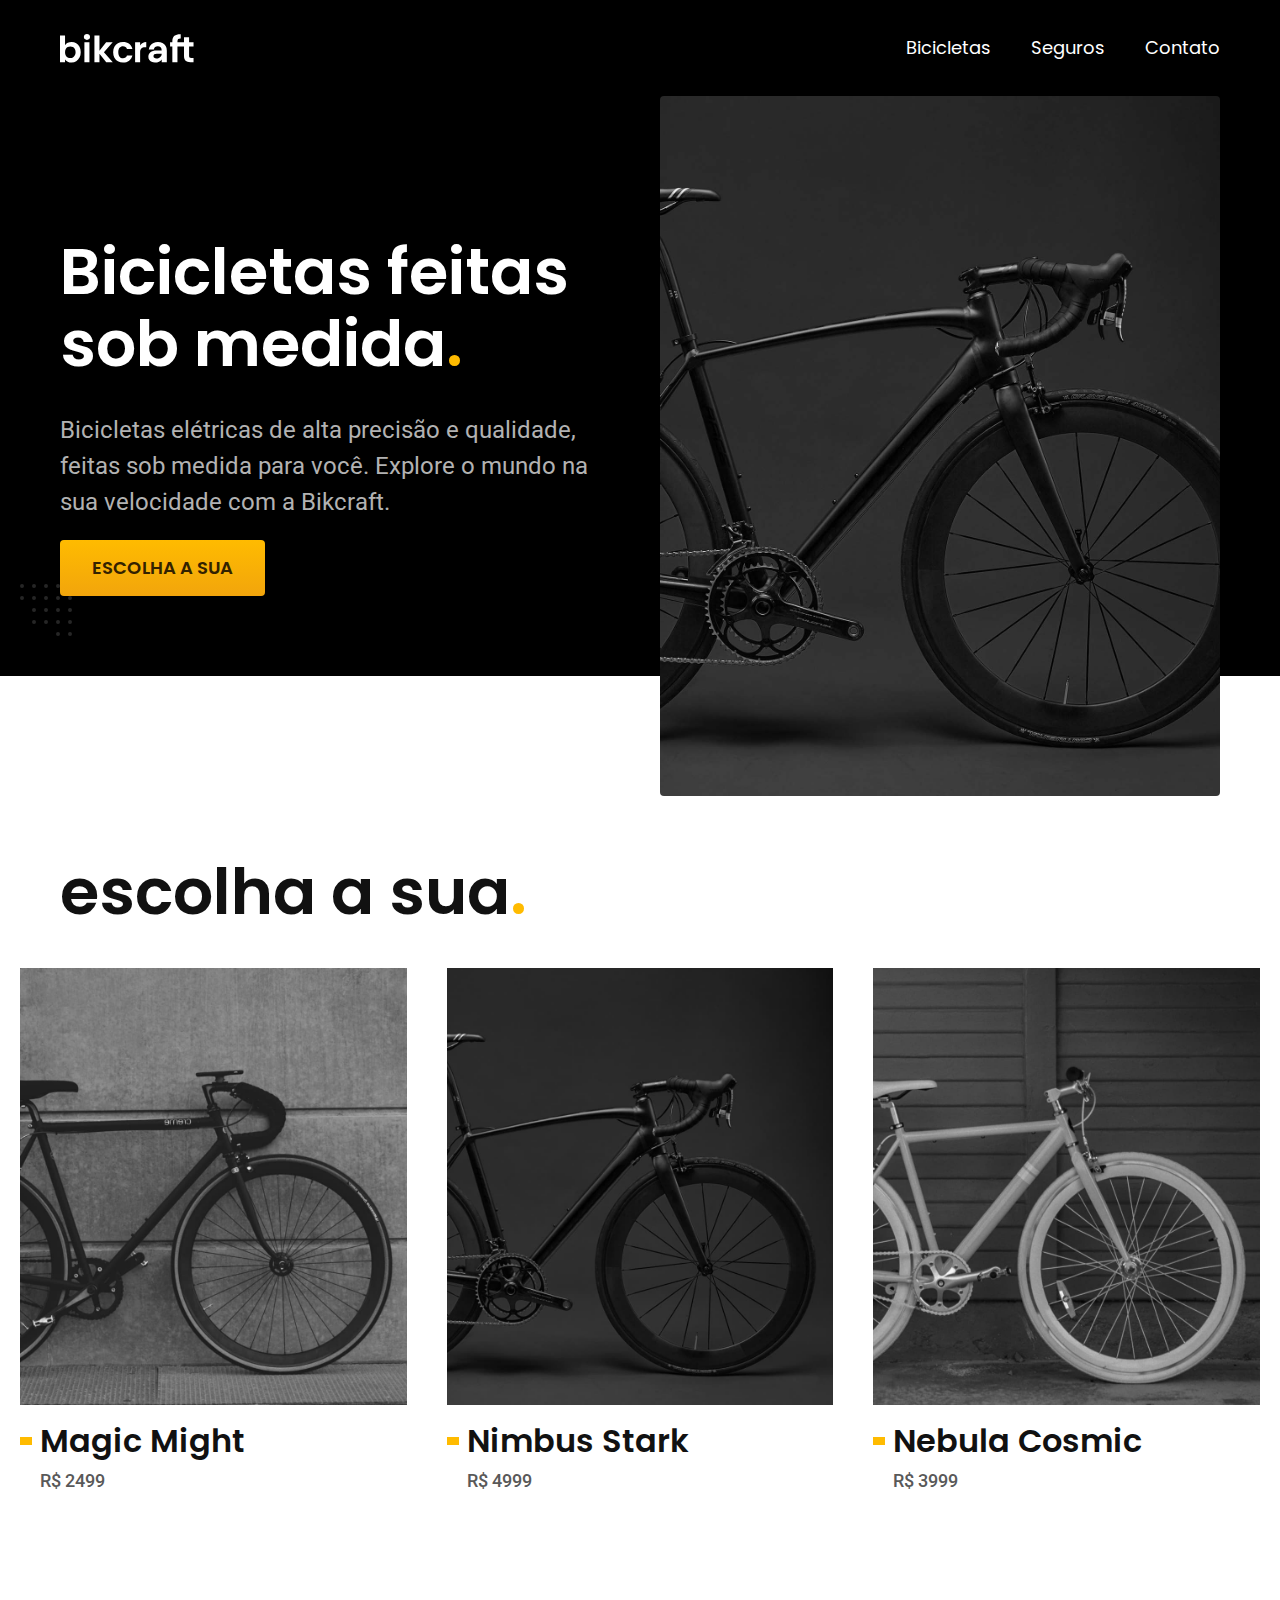
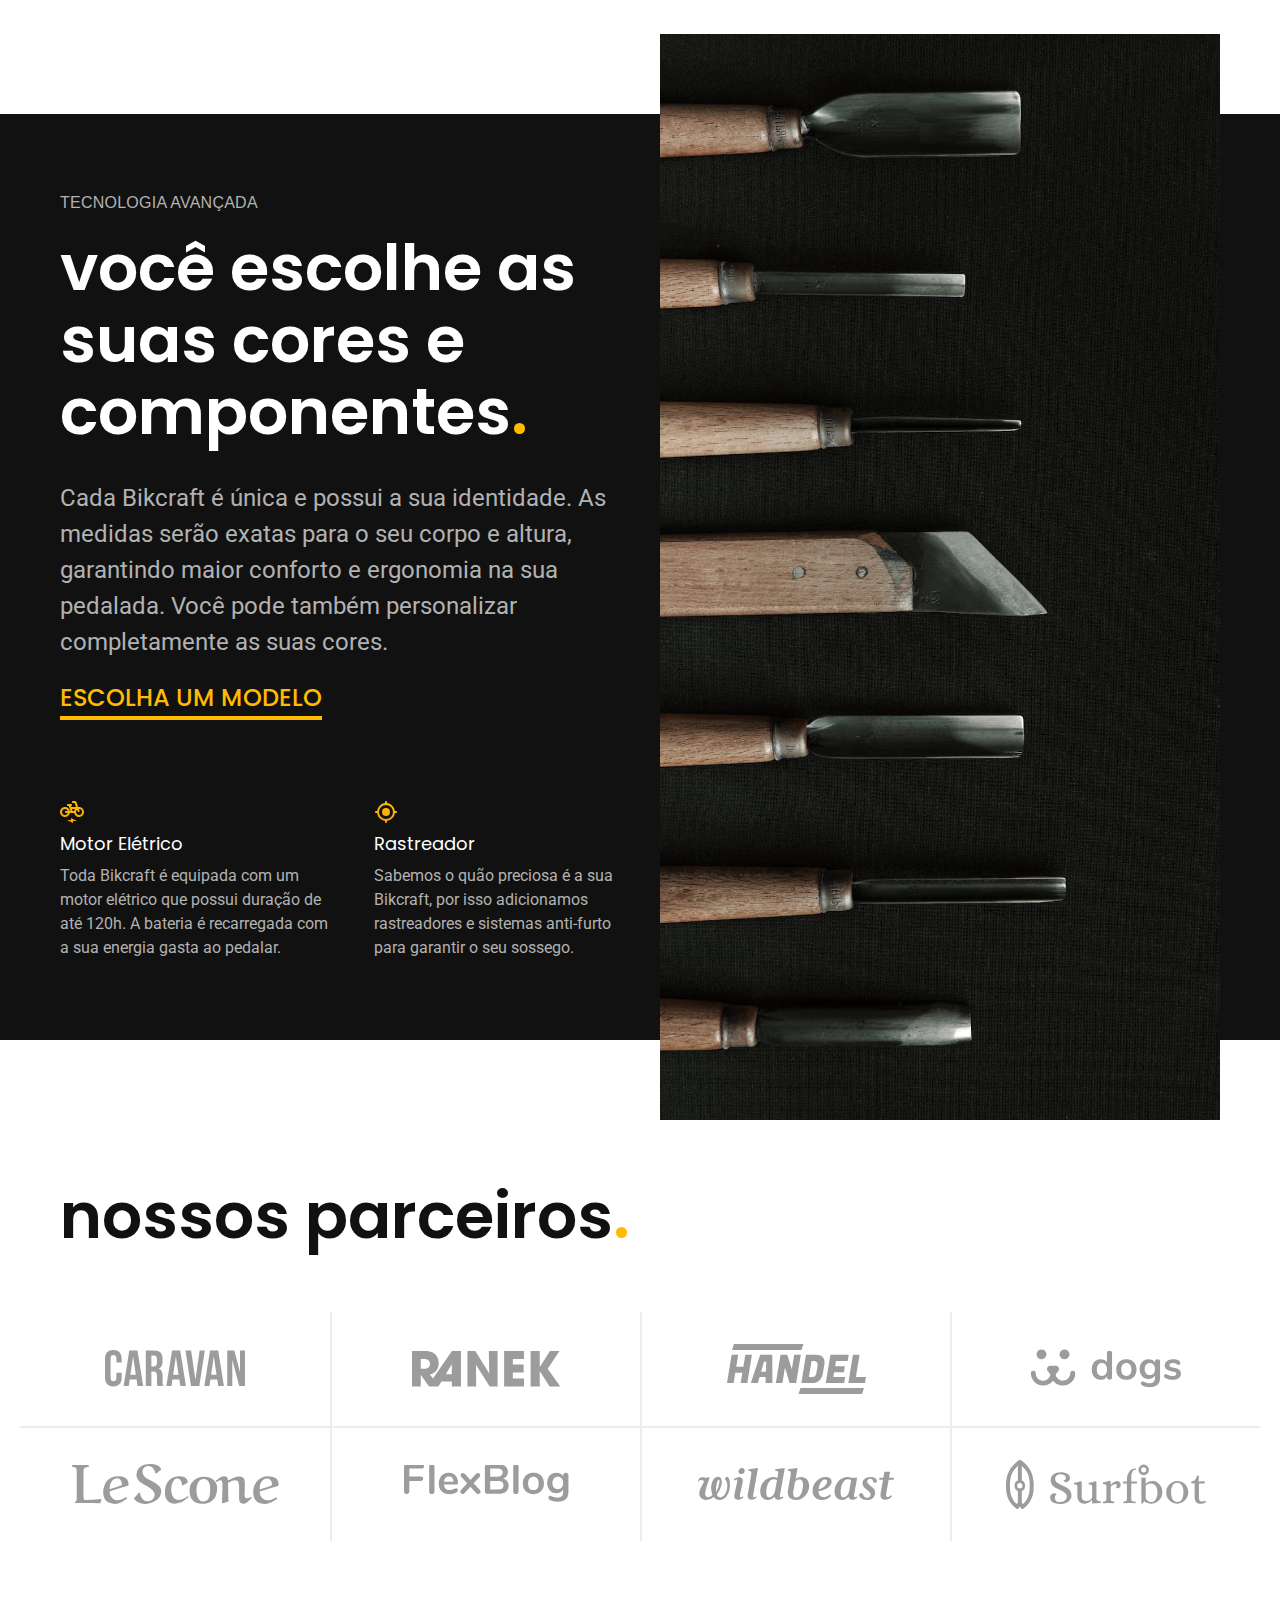
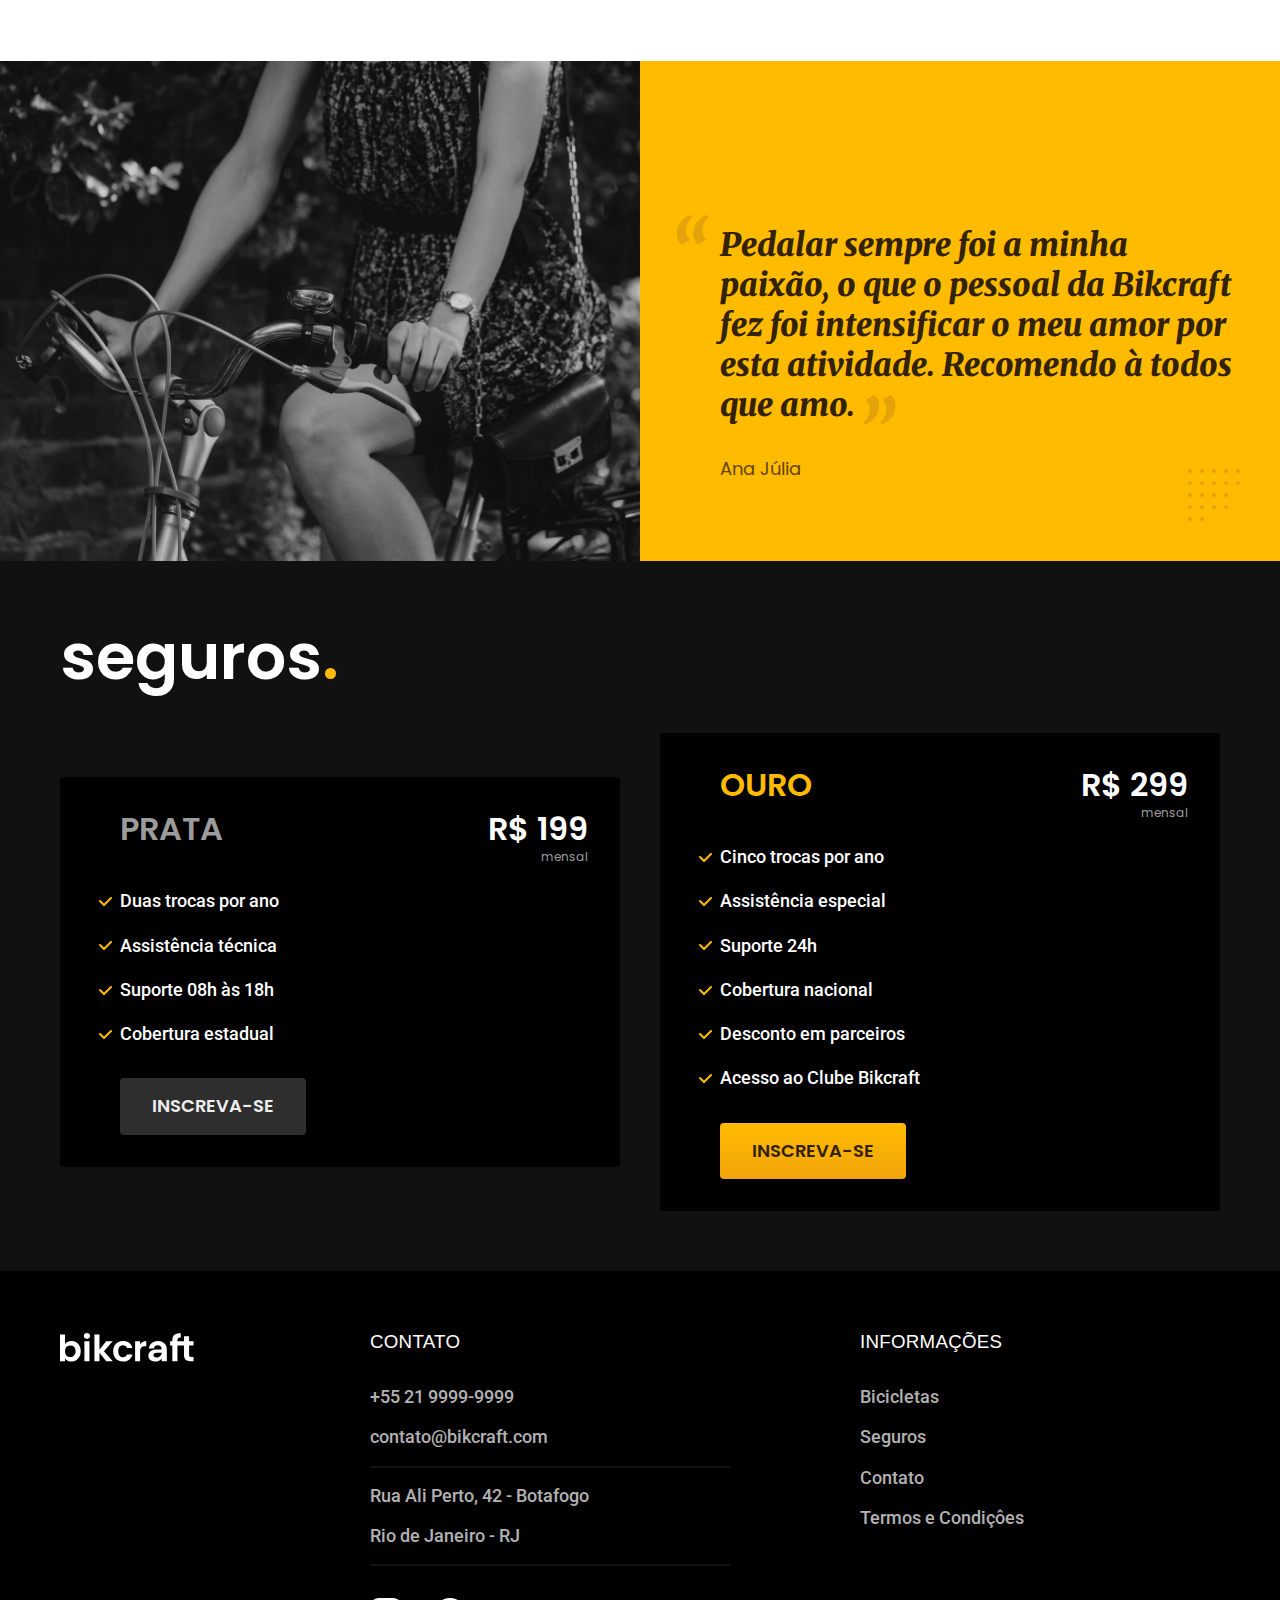
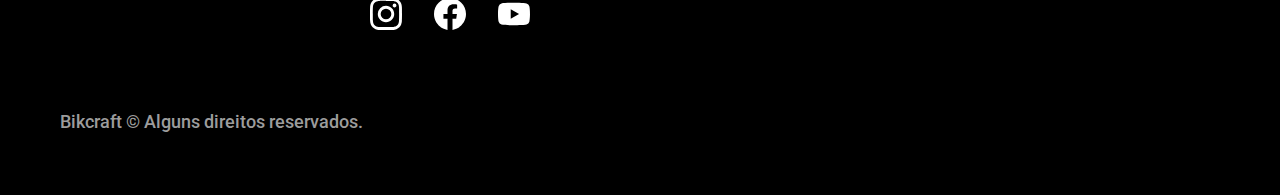
<file: index.html>
<!DOCTYPE html>
<html lang="pt-br">

<head>
  <meta charset="UTF-8">
  <meta name="viewport" content="width=device-width, initial-scale=1.0">
  <title>Bikcraft - Bicicletas Elétricas</title>
  <meta name="description" content="Bicicletas elétricas de alta precisão e qualidade, feitas sob medida para você. Explore o mundo na sua velocidade com a Bikcraft.">


  <link rel="icon" href="./favicon.svg" type="image/svg+xml">
  <link rel="preload" href="./css/style.min.css" as="style">
  <link rel="stylesheet" href="./css/style.min.css">

  <link rel="preconnect" href="https://fonts.googleapis.com">
  <link rel="preconnect" href="https://fonts.gstatic.com" crossorigin>
  <link href="https://fonts.googleapis.com/css2?family=Fira+Sans:wght@400;700&family=Merriweather:ital,wght@1,900&family=Poppins:wght@400;600&family=Roboto:wght@400;500&display=swap" rel="stylesheet">

  <script>document.documentElement.classList.add('js');</script>
</head>

<body>
  <header class="header-bg">
    <div class="header container">
      <a href="./">
        <img src="./img/bikcraft.svg" width="136" height="32" alt="bikcraft">
      </a>

      <nav aria-label="primaria">
        <ul class="header-menu cor-0 font-1-m">
          <li><a href="./bicicletas.html">Bicicletas</a></li>
          <li><a href="./seguros.html">Seguros</a></li>
          <li><a href="./contato.html">Contato</a></li>
        </ul>
      </nav>
    </div>
  </header>

  <main class="introducao-bg">
    <div class="introducao container">
      <div class="introducao-conteudo">
        <h1 class="font-1-xxl cor-0 fadeInDown" data-anime="200">Bicicletas feitas sob medida<span class="cor-p1">.</span></h1>
        <p class="font-2-l fadeInDown" data-anime="400">Bicicletas elétricas de alta precisão e qualidade, feitas sob medida para você. Explore o mundo na sua velocidade com a Bikcraft.</p>
        <a class="botao" data-anime="600" href="./bicicletas.html">Escolha a sua</a>
      </div>
      <picture class="fadeInDown" data-anime="800">
        <source media="(max-width: 800px)" srcset="./img/bicicletas/nimbus.jpg">
        <img src="./img/fotos/introducao.jpg" width="1280" height="1600" alt="Bicicleta elétrica preta.">
      </picture>

    </div>

  </main>

  <article class="bicicletas-lista">
    <h2 class="font-1-xxl container">escolha a sua<span class="cor-p1">.</span></h2>

    <ul>
      <li>
        <a href="./bicicletas/magic.html">
          <img src="./img/bicicletas/magic-home.jpg" width="920" height="1040" alt="Bicicleta Preta">
          <h3 class="font-1-xl">Magic Might</h3>
          <span class="font-2-m cor-8">R$ 2499</span>
        </a>
      </li>

      <li>
        <a href="./bicicletas/nimbus.html">
          <img src="./img/bicicletas/nimbus-home.jpg" width="920" height="1040" alt="Bicicleta Preta">
          <h3 class="font-1-xl">Nimbus Stark</h3>
          <span class="font-2-m cor-8">R$ 4999</span>
        </a>
      </li>

      <li>
        <a href="./bicicletas/nebula.html">
          <img src="./img/bicicletas/nebula-home.jpg" width="920" height="1040" alt="Bicicleta Preta">
          <h3 class="font-1-xl">Nebula Cosmic</h3>
          <span class="font-2-m cor-8">R$ 3999</span>
        </a>
      </li>
    </ul>
  </article>

  <article class="tecnologia-bg">
    <div class="tecnologia container">
      <div class="tecnologia-conteudo">
        <span class="font-2-l-b cor-5">Tecnologia Avançada</span>
        <h2 class="font-1-xxl cor-0">você escolhe as suas cores e componentes<span class="cor-p1">.</span></h2>
        <p class="font-2-l cor-5">Cada Bikcraft é única e possui a sua identidade. As medidas serão exatas para o seu corpo e altura, garantindo maior conforto e ergonomia na sua pedalada. Você pode também personalizar completamente as suas cores.</p>
        <a class="link" href="./bicicletas.html">Escolha um Modelo</a>
        <div class="tecnologia-vantagens">
          <div>
            <img src="./img/icones/eletrica.svg" width="24" height="24" alt="">
            <h3 class="font-1-m cor-0">Motor Elétrico</h3>
            <p class="font-2-s cor-5">Toda Bikcraft é equipada com um motor elétrico que possui duração de até 120h. A bateria é recarregada com a sua energia gasta ao pedalar.</p>
          </div>
          <div>
            <img src="./img/icones/rastreador.svg" width="24" height="24" alt="">
            <h3 class="font-1-m cor-0">Rastreador</h3>
            <p class="font-2-s cor-5">Sabemos o quão preciosa é a sua Bikcraft, por isso adicionamos rastreadores e sistemas anti-furto para garantir o seu sossego.</p>
          </div>
        </div>

      </div>
      <div class="tecnologia-imagem">
        <img src="./img/fotos/tecnologia.jpg" width="1200" height="1920" alt="">
      </div>
    </div>
  </article>

  <section class="parceiros" aria-label="Nossos Parceiros">
    <h2 class="container font-1-xxl">nossos parceiros<span class="cor-p1">.</span></h2>

    <ul>
      <li><img src="./img/parceiros/caravan.svg" width="140" height="38" alt="caravan"></li>
      <li><img src="./img/parceiros/ranek.svg" width="149" height="36" alt="ranek"></li>
      <li><img src="./img/parceiros/handel.svg" width="139" height="50" alt="handel"></li>
      <li><img src="./img/parceiros/dogs.svg" width="152" height="39" alt="dogs"></li>
      <li><img src="./img/parceiros/lescone.svg" width="208" height="41" alt="lescone"></li>
      <li><img src="./img/parceiros/flexblog.svg" width="165" height="38" alt="flexblog"></li>
      <li><img src="./img/parceiros/wildbeast.svg" width="196" height="34" alt="wildbeast"></li>
      <li><img src="./img/parceiros/surfbot.svg" width="200" height="49" alt="surfbot"></li>
    </ul>
  </section>

  <section class="depoimento">
    <div>
      <img src="./img/fotos/depoimento.jpg" width="1560" height="1360" alt="Pessoa pedalando uma bicicleta Bikcraft">
    </div>

    <div class="depoimento-conteudo">
      <blockquote class="font-1-xl cor-p5">
        <p>Pedalar sempre foi a minha paixão, o que o pessoal da Bikcraft fez foi intensificar o meu amor por esta atividade. Recomendo à todos que amo.</p>
      </blockquote>
      <span class="font-1-m-b cor-p4">Ana Júlia</span>
    </div>
  </section>

  <article class="seguros-bg">
    <div class="seguros container">
      <h2 class="font-1-xxl cor-0">seguros<span class="cor-p1">.</h2>
      <div class="seguros-item">
        <h3 class="font-1-xl cor-6">PRATA</h3>
        <span class="font-1-xl cor-0">R$ 199 <span class="font-1-xs cor-6">mensal</span></span>

        <ul class="font-2-m cor-0">
          <li> Duas trocas por ano</li>
          <li>Assistência técnica</li>
          <li>Suporte 08h às 18h</li>
          <li>Cobertura estadual</li>
        </ul>
        <a class="botao secundario" href="./orcamento.html?tipo=seguro&produto=prata">Inscreva-se</a>
      </div>
      <div class="seguros-item">
        <h3 class="font-1-xl cor-p1">OURO</h3>
        <span class="font-1-xl cor-0">R$ 299 <span class="font-1-xs cor-6">mensal</span></span>

        <ul class="font-2-m cor-0">
          <li>Cinco trocas por ano</li>
          <li>Assistência especial</li>
          <li>Suporte 24h</li>
          <li>Cobertura nacional</li>
          <li>Desconto em parceiros</li>
          <li>Acesso ao Clube Bikcraft</li>
        </ul>
        <a class="botao" href="./orcamento.html?tipo=seguro&produto=ouro">Inscreva-se</a>
      </div>
    </div>
  </article>

  <footer class="footer-bg">
    <div class="footer container">
      <a href="./">
        <img src="./img/bikcraft.svg" width="136" height="32" alt="Bikcraft"></a>
      <div class="footer-contato">
        <h3 class="font-2-l-b cor-0">Contato</h3>
        <ul class="font-2-m cor-5">
          <li> <a href="tel:+552199999999">+55 21 9999-9999</a></li>
          <li> <a href="mailto:contato@bikcraft.com">contato@bikcraft.com</a></li>
          <li>Rua Ali Perto, 42 - Botafogo</li>
          <li>Rio de Janeiro - RJ</li>
        </ul>
        <div class="footer-redes">
          <a href="./">
            <img src="./img/redes/instagram.svg" width="32" height="32" alt="Instagram">
          </a>
          <a href="./">
            <img src="./img/redes/facebook.svg" width="32" height="32" alt="Facebook">
          </a>
          <a href="./">
            <img src="./img/redes/youtube.svg" width="32" height="32" alt="Youtube">
          </a>
        </div>
      </div>
      <div class="footer-informacoes">
        <h3 class="font-2-l-b cor-0">Informações</h3>
        <nav>
          <ul class="font-2-m cor-5">
            <li><a href="./bicicletas.html">Bicicletas</a></li>
            <li><a href="./seguros.html">Seguros</a></li>
            <li><a href="./contato.html">Contato</a></li>
            <li> <a href="./termos.html">Termos e Condiçôes</a></li>
          </ul>
        </nav>
      </div>

      <p class="footer-copy font-2-m cor-6">Bikcraft © Alguns direitos reservados.</p>
    </div>

  </footer>

  <script src="./js/plugins/simple-anime.js"></script>
  <script src="./js/script.js"></script>
</body>

</html>
</file>
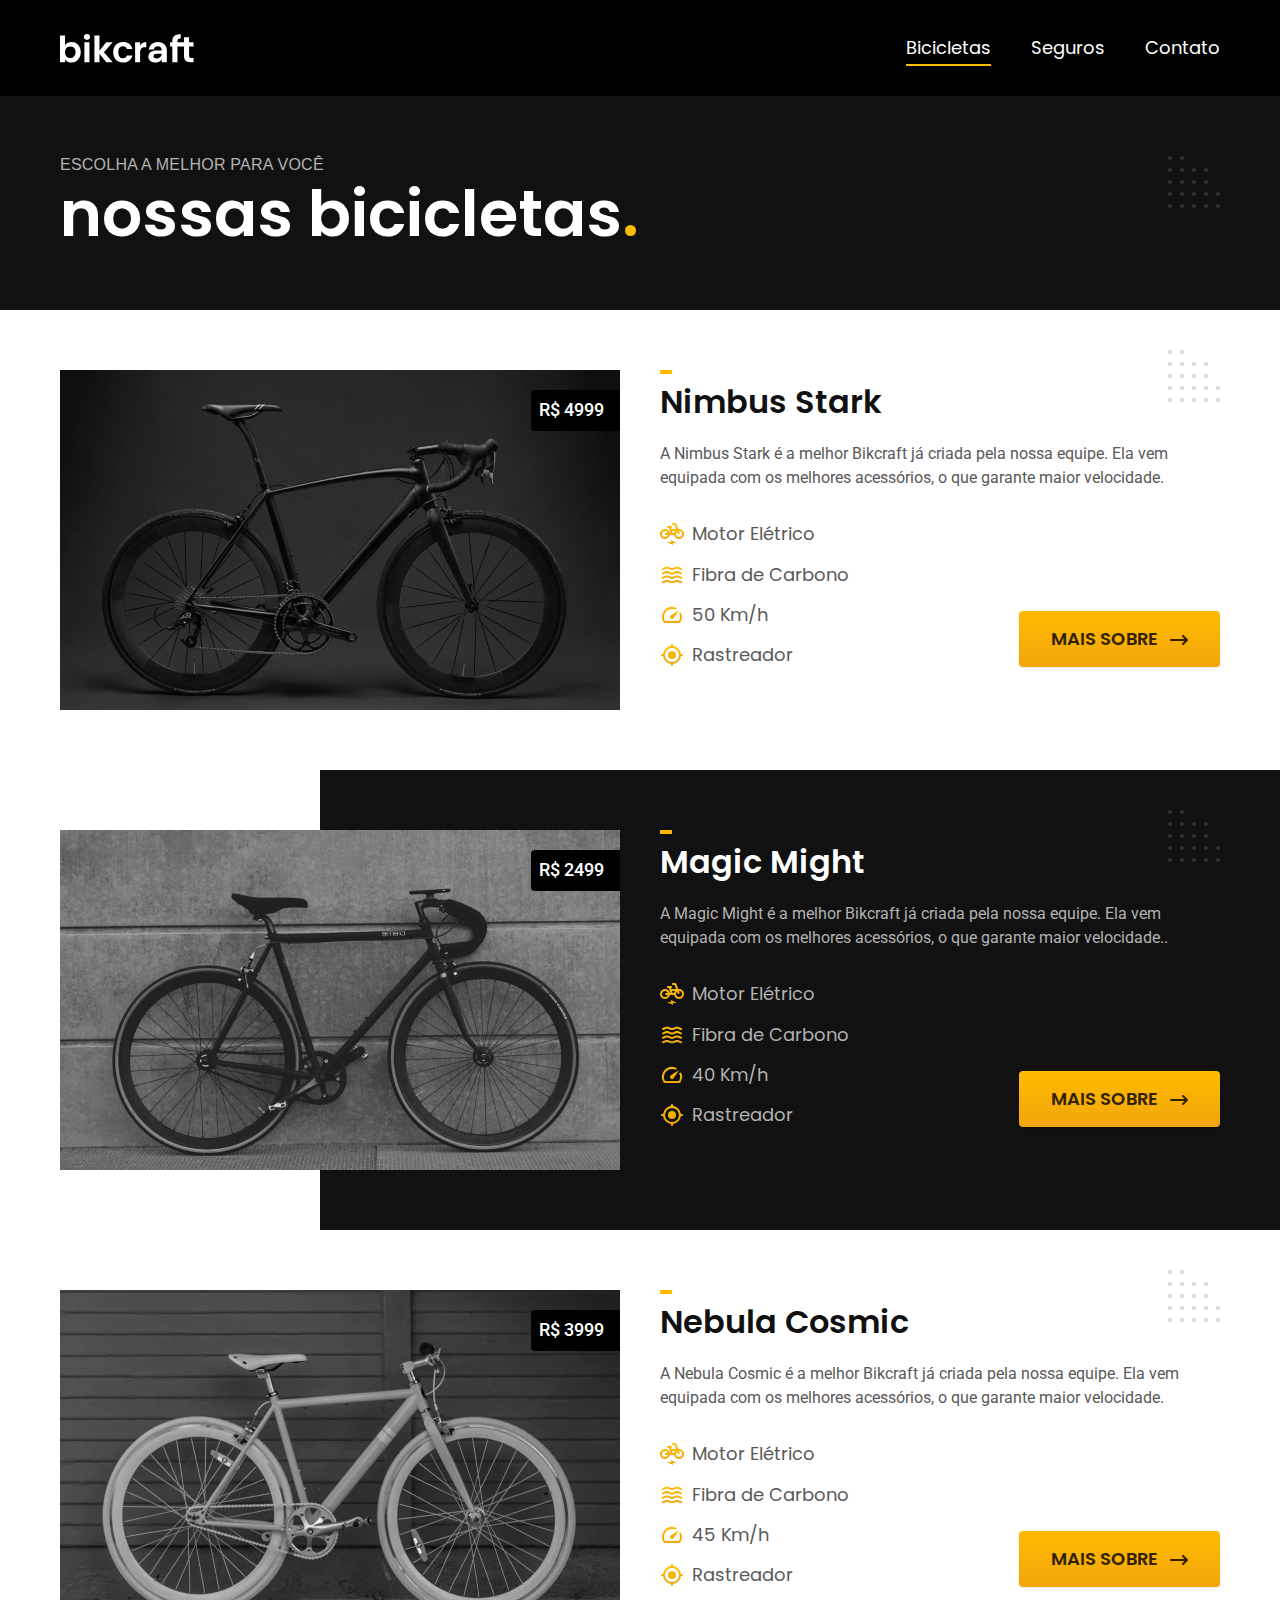
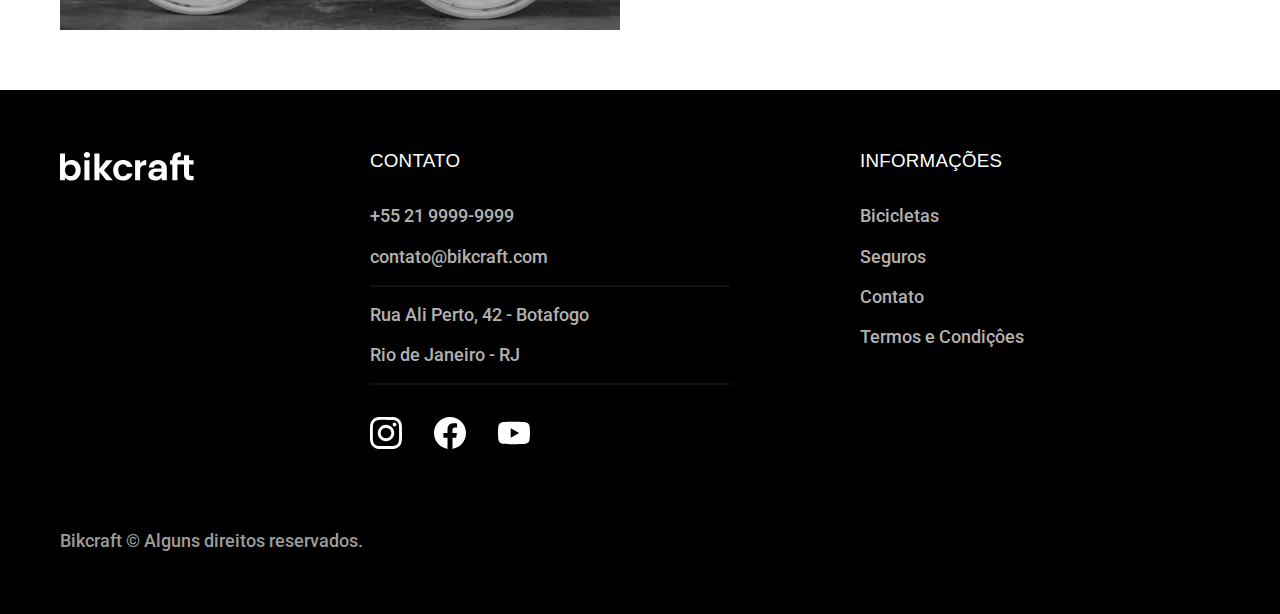
<file: bicicletas.html>
<!DOCTYPE html>
<html lang="pt-br">

<head>
  <meta charset="UTF-8">
  <meta name="viewport" content="width=device-width, initial-scale=1.0">
  <title>Bicicletas | Bikcraft</title>
  <meta name="description" content="Termos e Condições.">
  <link rel="icon" href="./favicon.svg" type="image/svg+xml">
  <link rel="preload" href="./css/style.min.css" as="style">
  <link rel="stylesheet" href="./css/style.min.css">

  <link rel="preconnect" href="https://fonts.googleapis.com">
  <link rel="preconnect" href="https://fonts.gstatic.com" crossorigin>
  <link href="https://fonts.googleapis.com/css2?family=Fira+Sans:wght@400;700&family=Merriweather:ital,wght@1,900&family=Poppins:wght@400;600&family=Roboto:wght@400;500&display=swap" rel="stylesheet">
  <script>document.documentElement.classList.add('js');</script>
</head>

<body id="bicicletas">
  <header class="header-bg">
    <div class="header container">
      <a href="./">
        <img src="./img/bikcraft.svg" width="136" height="32" alt="bikcraft">
      </a>

      <nav aria-label="primaria">
        <ul class="header-menu cor-0 font-1-m">
          <li><a href="./bicicletas.html">Bicicletas</a></li>
          <li><a href="./seguros.html">Seguros</a></li>
          <li><a href="./contato.html">Contato</a></li>
        </ul>
      </nav>
    </div>
  </header>

  <main>
    <div class="titulo-bg">
      <div class="titulo container">
        <p class="font-2-l-b cor-5">Escolha a melhor para você</p>
        <h1 class="font-1-xxl cor-0">nossas bicicletas<span class="cor-p1">.</span></h1>
      </div>
    </div>
  </main>


  <div class="bicicletas container">
    <div class="bicicletas-imagem">
      <img src="./img/bicicletas/nimbus.jpg" width="1120" height="680" alt="Bicicleta Preta">
      <span class="font-2-m cor-0">R$ 4999</span>
    </div>
    <div class="bicicletas-conteudo">
      <h2 class="font-1-xl">Nimbus Stark</h2>
      <p class="font-2-s cor-8">A Nimbus Stark é a melhor Bikcraft já criada pela nossa equipe. Ela vem equipada com os melhores acessórios, o que garante maior velocidade.</p>

      <ul class="font-1-m cor-8">
        <li><img src="./img/icones/eletrica.svg" width="32" height="32" alt="">
          Motor Elétrico</li>
        <li><img src="./img/icones/carbono.svg" width="32" height="32" alt="">
          Fibra de Carbono</li>
        <li><img src="./img/icones/velocidade.svg" width="32" height="32" alt="">
          50 Km/h</li>
        <li><img src="./img/icones/rastreador.svg" width="32" height="32" alt="">
          Rastreador</li>
      </ul>
      <a class="botao seta" href="/bicicletas/nimbus.html">Mais Sobre</a>
    </div>
  </div>


  <div class="bicicletas-bg">
    <div class="bicicletas container">
      <div class="bicicletas-imagem">
        <img src="./img/bicicletas/magic.jpg" width="1120" height="680" alt="Bicicleta Preta">
        <span class="font-2-m cor-0">R$ 2499</span>
      </div>
      <div class="bicicletas-conteudo">
        <h2 class="font-1-xl cor-0">Magic Might</h2>
        <p class="font-2-s cor-5">A Magic Might é a melhor Bikcraft já criada pela nossa equipe. Ela vem equipada com os melhores acessórios, o que garante maior velocidade..</p>

        <ul class="font-1-m cor-5">
          <li><img src="./img/icones/eletrica.svg" width="32" height="32" alt="">
            Motor Elétrico</li>
          <li><img src="./img/icones/carbono.svg" width="32" height="32" alt="">
            Fibra de Carbono</li>
          <li><img src="./img/icones/velocidade.svg" width="32" height="32" alt="">
            40 Km/h</li>
          <li><img src="./img/icones/rastreador.svg" width="32" height="32" alt="">
            Rastreador</li>
        </ul>
        <a class="botao seta" href="/bicicletas/magic.html">Mais Sobre</a>
      </div>
    </div>
  </div>


  <div class="bicicletas container">
    <div class="bicicletas-imagem">
      <img src="./img/bicicletas/nebula.jpg" width="1120" height="680" alt="Bicicleta Preta">
      <span class="font-2-m cor-0">R$ 3999</span>
    </div>
    <div class="bicicletas-conteudo">
      <h2 class="font-1-xl">Nebula Cosmic</h2>
      <p class="font-2-s cor-8">A Nebula Cosmic é a melhor Bikcraft já criada pela nossa equipe. Ela vem equipada com os melhores acessórios, o que garante maior velocidade.</p>

      <ul class="font-1-m cor-8">
        <li><img src="./img/icones/eletrica.svg" width="32" height="32" alt="">
          Motor Elétrico</li>
        <li><img src="./img/icones/carbono.svg" width="32" height="32" alt="">
          Fibra de Carbono</li>
        <li><img src="./img/icones/velocidade.svg" width="32" height="32" alt="">
          45 Km/h</li>
        <li><img src="./img/icones/rastreador.svg" width="32" height="32" alt="">
          Rastreador</li>
      </ul>
      <a class="botao seta" href="/bicicletas/nebula.html">Mais Sobre</a>
    </div>
  </div>




  <footer class="footer-bg">
    <div class="footer container">
      <a href="./">
        <img src="./img/bikcraft.svg" width="136" height="32" alt=""></a>
      <div class="footer-contato">
        <h3 class="font-2-l-b cor-0">Contato</h3>
        <ul class="font-2-m cor-5">
          <li> <a href="tel:+552199999999">+55 21 9999-9999</a></li>
          <li> <a href="mailto:contato@bikcraft.com">contato@bikcraft.com</a></li>
          <li>Rua Ali Perto, 42 - Botafogo</li>
          <li>Rio de Janeiro - RJ</li>
        </ul>
        <div class="footer-redes">
          <a href="./">
            <img src="./img/redes/instagram.svg" width="32" height="32" alt="Instagram">
          </a>
          <a href="./">
            <img src="./img/redes/facebook.svg" width="32" height="32" alt="Facebook">
          </a>
          <a href="./">
            <img src="./img/redes/youtube.svg" width="32" height="32" alt="Youtube">
          </a>
        </div>
      </div>
      <div class="footer-informacoes">
        <h3 class="font-2-l-b cor-0">Informações</h3>
        <nav>
          <ul class="font-2-m cor-5">
            <li><a href="./bicicletas.html">Bicicletas</a></li>
            <li><a href="./seguros.html">Seguros</a></li>
            <li><a href="./contato.html">Contato</a></li>
            <li> <a href="./termos.html">Termos e Condiçôes</a></li>
          </ul>
        </nav>
      </div>

      <p class="footer-copy font-2-m cor-6">Bikcraft © Alguns direitos reservados.</p>
    </div>

  </footer>
  <script src="./js/script.js"></script>
</body>

</html>
</file>
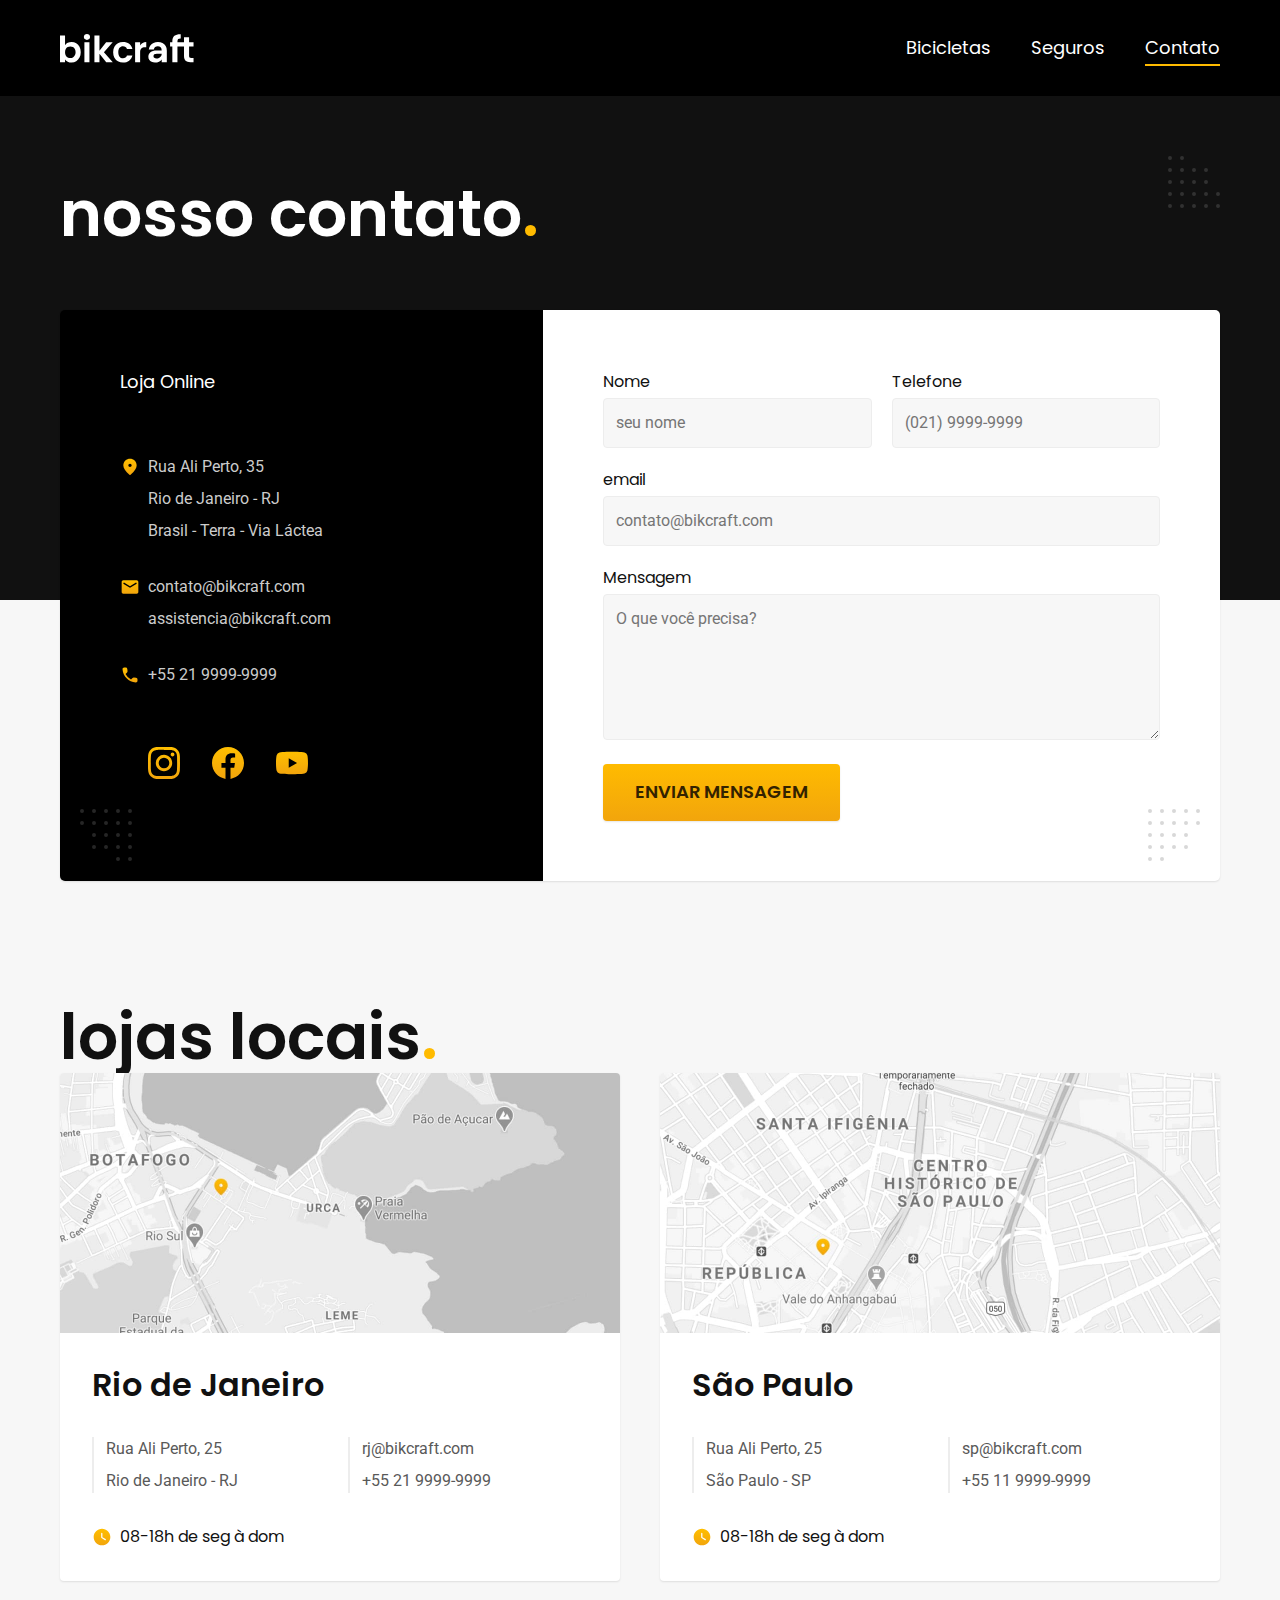
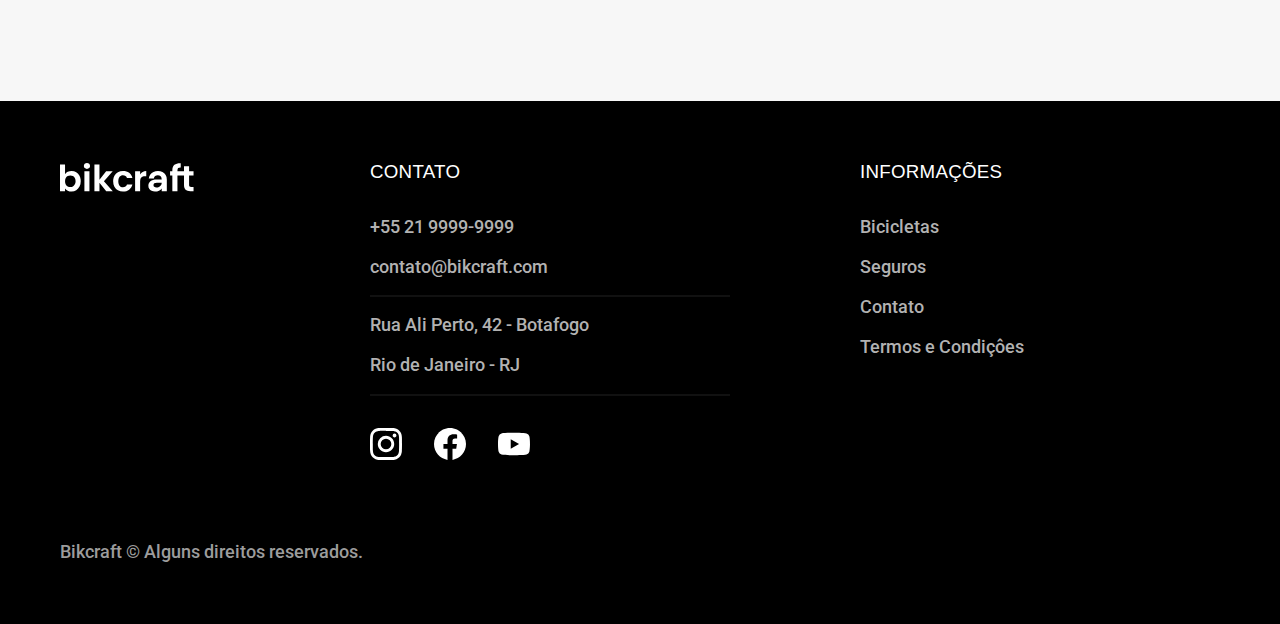
<file: contato.html>
<!DOCTYPE html>
<html lang="pt-br">

<head>
  <meta charset="UTF-8">
  <meta name="viewport" content="width=device-width, initial-scale=1.0">
  <title>Contato | Bikcraft</title>
  <meta name="description" content="Termos e Condições.">
  <link rel="icon" href="./favicon.svg" type="image/svg+xml">
  <link rel="preload" href="./css/style.min.css" as="style">
  <link rel="stylesheet" href="./css/style.min.css">

  <link rel="preconnect" href="https://fonts.googleapis.com">
  <link rel="preconnect" href="https://fonts.gstatic.com" crossorigin>
  <link href="https://fonts.googleapis.com/css2?family=Fira+Sans:wght@400;700&family=Merriweather:ital,wght@1,900&family=Poppins:wght@400;600&family=Roboto:wght@400;500&display=swap" rel="stylesheet">
  <script>document.documentElement.classList.add('js');</script>
</head>

<body id="contato">
  <header class="header-bg">
    <div class="header container">
      <a href="./">
        <img src="./img/bikcraft.svg" width="136" height="32" alt="bikcraft">
      </a>

      <nav aria-label="primaria">
        <ul class="header-menu cor-0 font-1-m">
          <li><a href="./bicicletas.html">Bicicletas</a></li>
          <li><a href="./seguros.html">Seguros</a></li>
          <li><a href="./contato.html">Contato</a></li>
        </ul>
      </nav>
    </div>
  </header>

  <main>
    <div class="titulo-bg">
      <div class="titulo container">
        <p class="font-2-l-b">Respostas em até 24h</p>
        <h1 class="font-1-xxl cor-0">nosso contato<span class="cor-p1">.</span></h1>
      </div>
    </div>

    <div class="contato container">
      <section class="contato-dados" aria-label="Endereço">
        <h2 class="font-1-m cor-0">Loja Online</h2>
        <div class="contato-endereco font-2-s cor-4">
          <p>Rua Ali Perto, 35</p>
          <p>Rio de Janeiro - RJ</p>
          <p>Brasil - Terra - Via Láctea</p>
        </div>
        <address class="contato-meios font-2-s cor-4">
          <a href="mailto:contato@bikcraft.com">contato@bikcraft.com</a>
          <a href="mailto:assistencia@bikcraft.com">assistencia@bikcraft.com</a>
          <a href="tel:+552199999999">+55 21 9999-9999</a>
        </address>

        <div class="contato-redes">
          <a href="./">
            <img src="./img/redes/instagram-p.svg" width="32" height="32" alt="Instagram">
          </a>
          <a href="./">
            <img src="./img/redes/facebook-p.svg" width="32" height="32" alt="Facebook">
          </a>
          <a href="./">
            <img src="./img/redes/youtube-p.svg" width="32" height="32" alt="Youtube">
          </a>
        </div>
      </section>

      <section class="contato-formulario" aria-label="Formulário">
        <form class="form" action="./contato.html">
          <div>
            <label for="Nome">Nome</label>
            <input type="text" id="nome" name="nome" placeholder="seu nome">
          </div>
          <div>
            <label for="Telefone">Telefone </label>
            <input type="text" id="telefone" name="telefone" placeholder="(021) 9999-9999">
          </div>
          <div class="col-2">
            <label for="email">email</label>
            <input type="email" id="email" name="email" placeholder="contato@bikcraft.com">
          </div>
          <div class="col-2">
            <label for="mensagem">Mensagem</label>
            <textarea name="mensagem" id="mensagem" cols="30" rows="5" placeholder="O que você precisa?"></textarea>
          </div>
          <button class="botao col-2">Enviar Mensagem</button>
        </form>

      </section>
    </div>
  </main>

  <article class="lojas container">
    <h2 class="font-1-xxl">lojas locais<span class="cor-p1">.</span></h2>

    <div class="lojas-item">
      <img src="./img/lojas/rj.jpg" width="1120" height="520" lt="mapa marcando o endereço em Rua Ali Perto, 25 - Rio de Janeiro - RJ">
      <div class="lojas-conteudo">
        <h3 class="font-1-xl">Rio de Janeiro</h3>
        <div class="lojas-dados font-2-s cor-8">
          <p>Rua Ali Perto, 25</p>
          <p>Rio de Janeiro - RJ</p>
        </div>
        <div class="lojas-dados font-2-s cor-8">
          <a href="mailto:rj@bikcraft.com">rj@bikcraft.com</a>
          <a href="tel:+552199999999">+55 21 9999-9999</a>
        </div>
        <p class="lojas-tempo font-1-s"><img src="./img/icones/horario.svg" width="20" height="20" alt="">08-18h de seg à dom</p>
      </div>
    </div>

    <div class="lojas-item">
      <img src="./img/lojas/sp.jpg" width="1120" height="520" alt="mapa marcando o endereço em Rua Ali Perto, 25 - São Paulo - SP">
      <div class="lojas-conteudo">
        <h3 class="font-1-xl">São Paulo</h3>
        <div class="lojas-dados font-2-s cor-8">
          <p>Rua Ali Perto, 25</p>
          <p>São Paulo - SP</p>
        </div>
        <div class="lojas-dados font-2-s cor-8">
          <a href="mailto:sp@bikcraft.com">sp@bikcraft.com</a>
          <a href="tel:+551199999999">+55 11 9999-9999</a>
        </div>
        <p class="lojas-tempo font-1-s"><img src="./img/icones/horario.svg" width="20" height="20" alt="">08-18h de seg à dom</p>
      </div>
    </div>
  </article>

  <footer class="footer-bg">
    <div class="footer container">
      <a href="./">
        <img src="./img/bikcraft.svg" width="136" height="32" alt=""></a>
      <div class="footer-contato">
        <h3 class="font-2-l-b cor-0">Contato</h3>
        <ul class="font-2-m cor-5">
          <li> <a href="tel:+552199999999">+55 21 9999-9999</a></li>
          <li> <a href="mailto:contato@bikcraft.com">contato@bikcraft.com</a></li>
          <li>Rua Ali Perto, 42 - Botafogo</li>
          <li>Rio de Janeiro - RJ</li>
        </ul>
        <div class="footer-redes">
          <a href="./">
            <img src="./img/redes/instagram.svg" width="32" height="32" alt="Instagram">
          </a>
          <a href="./">
            <img src="./img/redes/facebook.svg" width="32" height="32" alt="Facebook">
          </a>
          <a href="./">
            <img src="./img/redes/youtube.svg" width="32" height="32" alt="Youtube">
          </a>
        </div>
      </div>
      <div class="footer-informacoes">
        <h3 class="font-2-l-b cor-0">Informações</h3>
        <nav>
          <ul class="font-2-m cor-5">
            <li><a href="./bicicletas.html">Bicicletas</a></li>
            <li><a href="./seguros.html">Seguros</a></li>
            <li><a href="./contato.html">Contato</a></li>
            <li> <a href="./termos.html">Termos e Condiçôes</a></li>
          </ul>
        </nav>
      </div>

      <p class="footer-copy font-2-m cor-6">Bikcraft © Alguns direitos reservados.</p>
    </div>

  </footer>
  <script src="./js/script.js"></script>
</body>

</html>
</file>
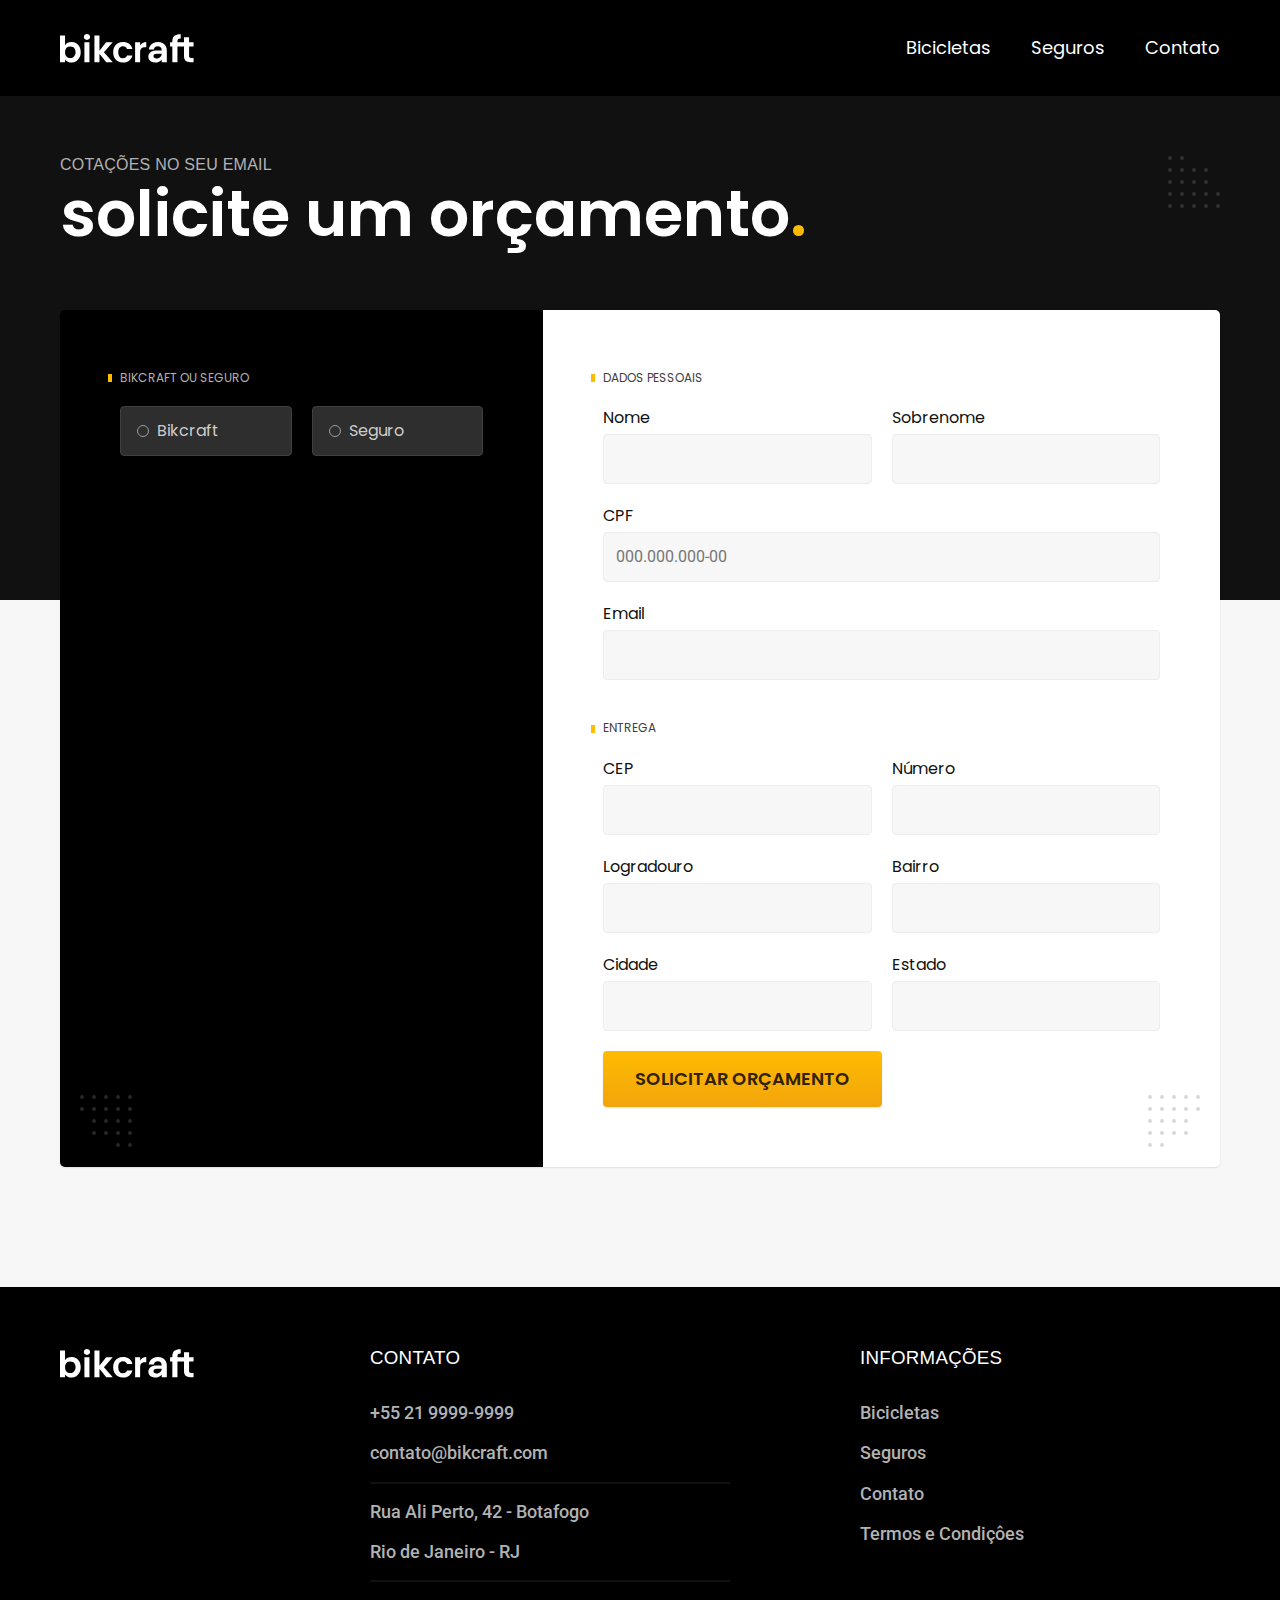
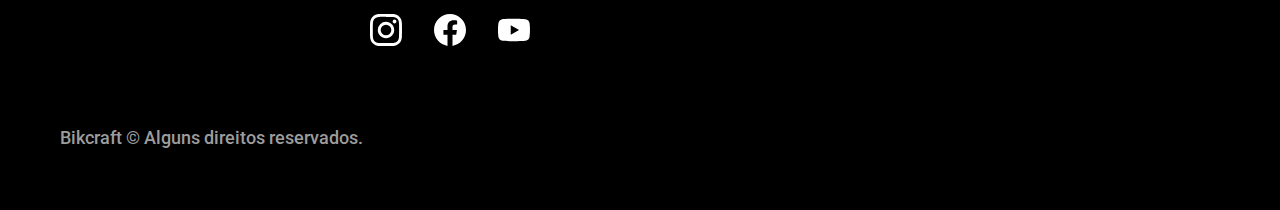
<file: orcamento.html>
<!DOCTYPE html>
<html lang="pt-br">

<head>
  <meta charset="UTF-8">
  <meta name="viewport" content="width=device-width, initial-scale=1.0">
  <title>Orçamento | Bikcraft</title>
  <meta name="description" content="Termos e Condições.">
  <link rel="icon" href="./favicon.svg" type="image/svg+xml">
  <link rel="preload" href="./css/style.min.css" as="style">
  <link rel="stylesheet" href="./css/style.min.css">

  <link rel="preconnect" href="https://fonts.googleapis.com">
  <link rel="preconnect" href="https://fonts.gstatic.com" crossorigin>
  <link href="https://fonts.googleapis.com/css2?family=Fira+Sans:wght@400;700&family=Merriweather:ital,wght@1,900&family=Poppins:wght@400;600&family=Roboto:wght@400;500&display=swap" rel="stylesheet">
  <script>document.documentElement.classList.add('js');</script>
</head>

<body id="orcamento">
  <header class="header-bg">
    <div class="header container">
      <a href="./">
        <img src="./img/bikcraft.svg" width="136" height="32" alt="bikcraft">
      </a>

      <nav aria-label="primaria">
        <ul class="header-menu cor-0 font-1-m">
          <li><a href="./bicicletas.html">Bicicletas</a></li>
          <li><a href="./seguros.html">Seguros</a></li>
          <li><a href="./contato.html">Contato</a></li>
        </ul>
      </nav>
    </div>
  </header>

  <main>
    <div class="titulo-bg">
      <div class="titulo container">
        <p class="font-2-l-b cor-5">Cotações no seu email</p>
        <h1 class="font-1-xxl cor-0">solicite um orçamento<span class="cor-p1">.</span></h1>
      </div>
    </div>

    <form class="orcamento container" action="./">
      <div class="orcamento-produto">
        <h2 class="font-1-xs cor-5">Bikcraft ou Seguro</h2>

        <input type="radio" name="tipo" value="bikcraft" id="bikcraft">
        <label for="bikcraft">Bikcraft</label>

        <input type="radio" name="tipo" value="seguro" id="seguro">
        <label for="seguro">Seguro</label>

        <div class="orcamento-conteudo" id="orcamento-bikcraft">
          <h2 class="font-1-xs cor-5">Escolha a Sua</h2>

          <input type="radio" name="produto" value="nimbus" id="nimbus">
          <label for="nimbus">Nimbus Stark <span>R$ 4999</span></label>
          <div class="orcamento-detalhes">
            <ul class="font-1-xs cor-8">
              <li><img src="./img/icones/eletrica.svg" width="32" height="32" alt="">Motor Elétrico</li>
              <li><img src="./img/icones/carbono.svg" width="32" height="32" alt="">Fibra de Carbono</li>
              <li><img src="./img/icones/velocidade.svg" width="32" height="32" alt="">50 Km/h</li>
              <li><img src="./img/icones/rastreador.svg" width="32" height="32" alt="">Rastreador</li>
            </ul>
            <img src="./img/bicicletas/nimbus.jpg" width="1120" height="680" alt="Bicicleta preta">
          </div>

          <input type="radio" name="produto" value="magic" id="magic">
          <label for="magic">Magic Might <span>R$ 2499</span></label>
          <div class="orcamento-detalhes">
            <ul class="font-1-xs cor-8">
              <li><img src="./img/icones/eletrica.svg" width="32" height="32" alt="">Motor Elétrico</li>
              <li><img src="./img/icones/carbono.svg" width="32" height="32" alt="">Fibra de Carbono</li>
              <li><img src="./img/icones/velocidade.svg" width="32" height="32" alt="">45 Km/h</li>
              <li><img src="./img/icones/rastreador.svg" width="32" height="32" alt="">Rastreador</li>
            </ul>
            <img src="./img/bicicletas/magic.jpg" width="1120" height="680" alt="Bicicleta preta">
          </div>

          <input type="radio" name="produto" value="nebula" id="nebula">
          <label for="nebula">Nebula Cosmic <span>R$3999</span></label>
          <div class="orcamento-detalhes">
            <ul class="font-1-xs cor-8">
              <li><img src="./img/icones/eletrica.svg" width="32" height="32" alt="">Motor Elétrico</li>
              <li><img src="./img/icones/carbono.svg" width="32" height="32" alt="">Fibra de Carbono</li>
              <li><img src="./img/icones/velocidade.svg" width="32" height="32" alt="">40 Km/h</li>
              <li><img src="./img/icones/rastreador.svg" width="32" height="32" alt="">Rastreador</li>
            </ul>
            <img src="./img/bicicletas/nebula.jpg" width="1120" height="680" alt="Bicicleta preta">
          </div>

        </div>


        <div class="orcamento-conteudo" id="orcamento-seguro">
          <h2 class="font-1-xs cor-5">Escolha o plano </h2>

          <input type="radio" name="produto" value="prata" id="prata">
          <label for="prata">Prata <span>R$ 199</span></label>

          <input type="radio" name="produto" value="ouro" id="ouro">
          <label for="ouro">Ouro <span>R$ 299</span></label>
        </div>
      </div>
      </div>

      <div class="orcamento-dados form">
        <h2 class="font-1-xs cor-9 col-2">Dados Pessoais</h2>
        <div>
          <label for="Nome">Nome</label>
          <input type="text" id="nome" name="nome">
        </div>
        <div>
          <label for="sobrenome">Sobrenome</label>
          <input type="text" id="sobrenome" name="sobrenome">
        </div>

        <div class="col-2">
          <label for="cpf">CPF</label>
          <input type="text" id="cpf" name="cpf" placeholder="000.000.000-00">
        </div>

        <div class="col-2">
          <label for="email">Email</label>
          <input type="email" id="email" name="email">
        </div>
        <h2 class="font-1-xs cor-9 col-2">entrega</h2>
        <div>
          <label for="cep">CEP</label>
          <input type="text" id="cep" name="cep">
        </div>

        <div>
          <label for="numero">Número</label>
          <input type="text" id="numero" name="numero">
        </div>

        <div>
          <label for="logradouro">Logradouro</label>
          <input type="text" id="logradouro" name="logradouro">
        </div>

        <div>
          <label for="bairro">Bairro</label>
          <input type="text" id="bairro" name="bairro">
        </div>
        <div>
          <label for="cidade">Cidade</label>
          <input type="text" id="cidade" name="cidade">
        </div>

        <div>
          <label for="estado">Estado</label>
          <input type="text" id="estado" name="estado">
        </div>
        <button class="botao col-2"> Solicitar Orçamento</button>
      </div>
    </form>
  </main>

  <footer class="footer-bg">
    <div class="footer container">
      <a href="./">
        <img src="./img/bikcraft.svg" width="136" height="32" alt=""></a>
      <div class="footer-contato">
        <h3 class="font-2-l-b cor-0">Contato</h3>
        <ul class="font-2-m cor-5">
          <li> <a href="tel:+552199999999">+55 21 9999-9999</a></li>
          <li> <a href="mailto:contato@bikcraft.com">contato@bikcraft.com</a></li>
          <li>Rua Ali Perto, 42 - Botafogo</li>
          <li>Rio de Janeiro - RJ</li>
        </ul>
        <div class="footer-redes">
          <a href="./">
            <img src="./img/redes/instagram.svg" width="32" height="32" alt="Instagram">
          </a>
          <a href="./">
            <img src="./img/redes/facebook.svg" width="32" height="32" alt="Facebook">
          </a>
          <a href="./">
            <img src="./img/redes/youtube.svg" width="32" height="32" alt="Youtube">
          </a>
        </div>
      </div>
      <div class="footer-informacoes">
        <h3 class="font-2-l-b cor-0">Informações</h3>
        <nav>
          <ul class="font-2-m cor-5">
            <li><a href="./bicicletas.html">Bicicletas</a></li>
            <li><a href="./seguros.html">Seguros</a></li>
            <li><a href="./contato.html">Contato</a></li>
            <li> <a href="./termos.html">Termos e Condiçôes</a></li>
          </ul>
        </nav>
      </div>

      <p class="footer-copy font-2-m cor-6">Bikcraft © Alguns direitos reservados.</p>
    </div>

  </footer>
  <script src="./js/script.js"></script>
</body>

</html>
</file>
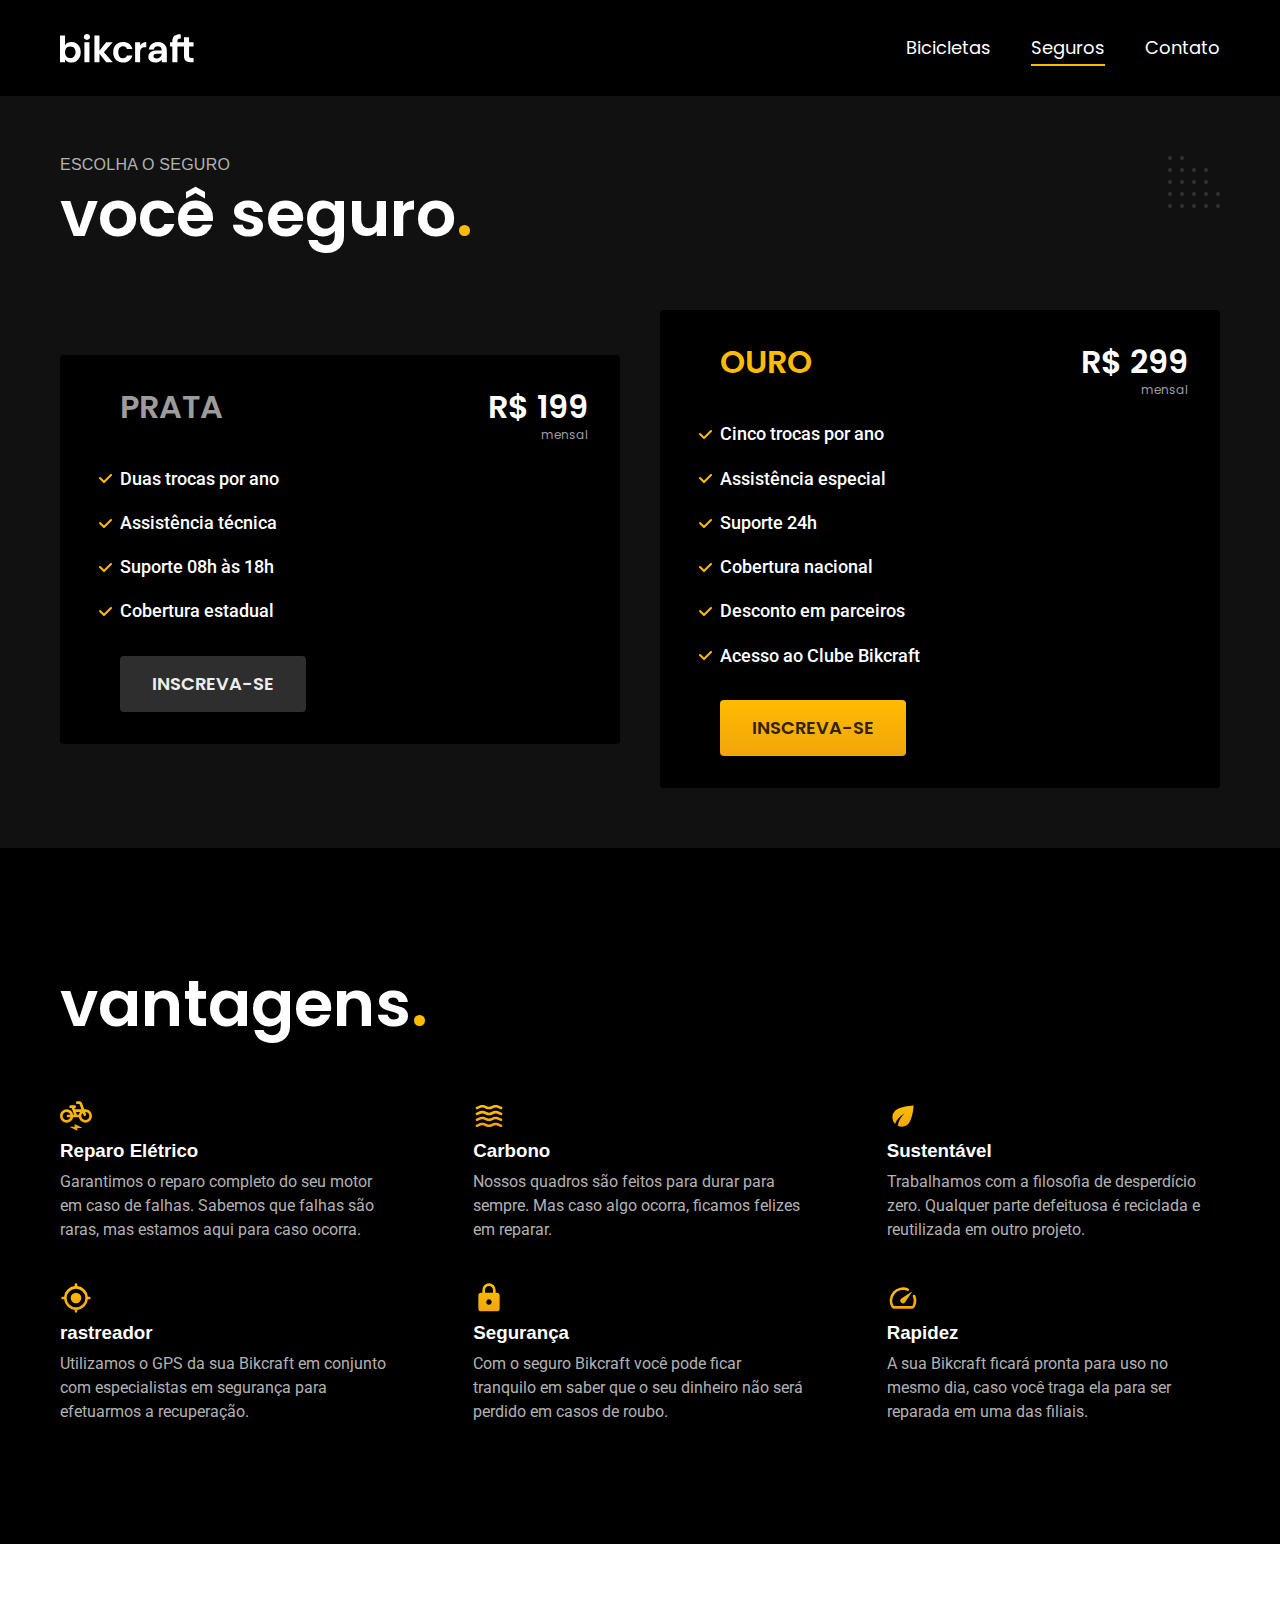
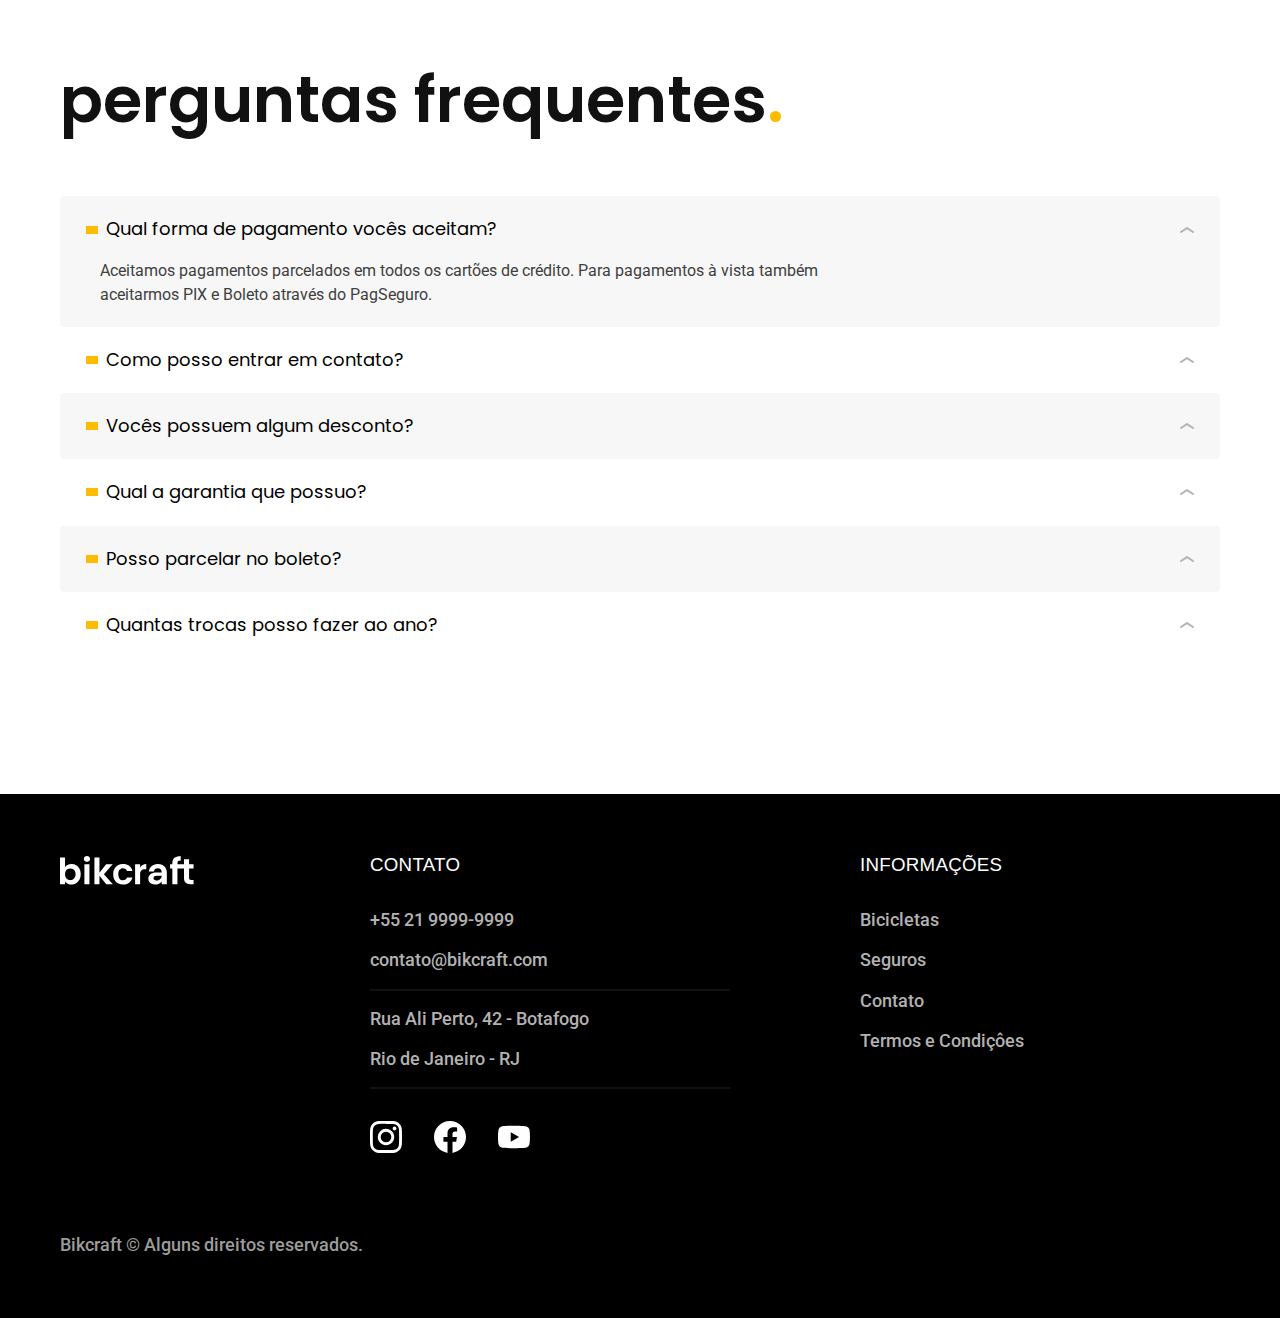
<file: seguros.html>
<!DOCTYPE html>
<html lang="pt-br">

<head>
  <meta charset="UTF-8">
  <meta name="viewport" content="width=device-width, initial-scale=1.0">
  <title>Seguros | Bikcraft</title>
  <meta name="description" content="Termos e Condições.">
  <link rel="icon" href="./favicon.svg" type="image/svg+xml">
  <link rel="preload" href="./css/style.min.css" as="style">
  <link rel="stylesheet" href="./css/style.min.css">

  <link rel="preconnect" href="https://fonts.googleapis.com">
  <link rel="preconnect" href="https://fonts.gstatic.com" crossorigin>
  <link href="https://fonts.googleapis.com/css2?family=Fira+Sans:wght@400;700&family=Merriweather:ital,wght@1,900&family=Poppins:wght@400;600&family=Roboto:wght@400;500&display=swap" rel="stylesheet">
  <script>document.documentElement.classList.add('js');</script>
</head>

<body id="seguros">
  <header class="header-bg">
    <div class="header container">
      <a href="./">
        <img src="./img/bikcraft.svg" width="136" height="32" alt="bikcraft">
      </a>

      <nav aria-label="primaria">
        <ul class="header-menu cor-0 font-1-m">
          <li><a href="./bicicletas.html">Bicicletas</a></li>
          <li><a href="./seguros.html">Seguros</a></li>
          <li><a href="./contato.html">Contato</a></li>
        </ul>
      </nav>
    </div>
  </header>

  <main class="seguros-bg">
    <div class="titulo-bg">
      <div class="titulo container">
        <p class="font-2-l-b cor-5">Escolha o seguro</p>
        <h1 class="font-1-xxl cor-0">você seguro<span class="cor-p1">.</span></h1>
      </div>
    </div>

    <div class="seguros container">
      <div class="seguros-item fadeInLeft" data-anime="200"=>
        <h3 class="font-1-xl cor-6">PRATA</h3>
        <span class="font-1-xl cor-0">R$ 199 <span class="font-1-xs cor-6">mensal</span></span>

        <ul class="font-2-m cor-0">
          <li> Duas trocas por ano</li>
          <li>Assistência técnica</li>
          <li>Suporte 08h às 18h</li>
          <li>Cobertura estadual</li>
        </ul>
        <a class="botao secundario" href="./orcamento.html?tipo=seguro&produto=prata">Inscreva-se</a>
      </div>
      <div class="seguros-item fadeInRight" data-anime="400">
        <h3 class="font-1-xl cor-p1">OURO</h3>
        <span class="font-1-xl cor-0">R$ 299 <span class="font-1-xs cor-6">mensal</span></span>

        <ul class="font-2-m cor-0">
          <li>Cinco trocas por ano</li>
          <li>Assistência especial</li>
          <li>Suporte 24h</li>
          <li>Cobertura nacional</li>
          <li>Desconto em parceiros</li>
          <li>Acesso ao Clube Bikcraft</li>
        </ul>
        <a class="botao" href="./orcamento.html?tipo=seguro&produto=ouro">Inscreva-se</a>
      </div>
    </div>


  </main>

  <article class="vantagens-bg">
    <div class="vantagens container">
      <h2 class="font-1-xxl cor-0">vantagens<span class="cor-p1">.</span></h2>
      <ul>
        <li>
          <img src="./img/icones/eletrica.svg" width="32" height="32" alt="">
          <h3 class="font-1-l cor-0">Reparo Elétrico</h3>
          <p class="font-2-s cor-5">Garantimos o reparo completo do seu motor em caso de falhas. Sabemos que falhas são raras, mas estamos aqui para caso ocorra.</p>
        </li>

        <li>
          <img src="./img/icones/carbono.svg" width="32" height="32" alt="">
          <h3 class="font-1-l cor-0">Carbono</h3>
          <p class="font-2-s cor-5">Nossos quadros são feitos para durar para sempre. Mas caso algo ocorra, ficamos felizes em reparar.</p>
        </li>

        <li>
          <img src="./img/icones/sustentavel.svg" width="32" height="32" alt="">
          <h3 class="font-1-l cor-0">Sustentável</h3>
          <p class="font-2-s cor-5">Trabalhamos com a filosofia de desperdício zero. Qualquer parte defeituosa é reciclada e reutilizada em outro projeto.</p>
        </li>

        <li>
          <img src="./img/icones/rastreador.svg" width="32" height="32" alt="">
          <h3 class="font-1-l cor-0">rastreador</h3>
          <p class="font-2-s cor-5">Utilizamos o GPS da sua Bikcraft em conjunto com especialistas em segurança para efetuarmos a recuperação.</p>
        </li>

        <li>
          <img src="./img/icones/seguro.svg" width="32" height="32" alt="">
          <h3 class="font-1-l cor-0">Segurança</h3>
          <p class="font-2-s cor-5">Com o seguro Bikcraft você pode ficar tranquilo em saber que o seu dinheiro não será perdido em casos de roubo.</p>
        </li>

        <li>
          <img src="./img/icones/velocidade.svg" width="32" height="32" alt="">
          <h3 class="font-1-l cor-0">Rapidez</h3>
          <p class="font-2-s cor-5">A sua Bikcraft ficará pronta para uso no mesmo dia, caso você traga ela para ser reparada em uma das filiais.</p>
        </li>
      </ul>
    </div>

  </article>

  <article class="perguntas container">
    <h2 class="font-1-xxl">perguntas frequentes<span class="cor-p1">.</span></h2>

    <dl>
      <div>
        <dt><button class="font-1-m-b" aria-controls="pergunta1" aria-expanded="true"> Qual forma de pagamento vocês aceitam?</button></dt>
        <dd id="pergunta1" class="font-2-s cor-9 ativa">Aceitamos pagamentos parcelados em todos os cartões de crédito. Para pagamentos à vista também aceitarmos PIX e Boleto através do PagSeguro.</dd>
      </div>
      <div>
        <dt><button class="font-1-m-b" aria-controls="pergunta2" aria-expanded="false">Como posso entrar em contato?</button></dt>
        <dd id="pergunta2" class="font-2-s cor-9">Aceitamos pagamentos parcelados em todos os cartões de crédito. Para pagamentos à vista também aceitarmos PIX e Boleto através do PagSeguro.</dd>
      </div>
      <div>
        <dt><button class="font-1-m-b" aria-controls="pergunta3" aria-expanded="false">Vocês possuem algum desconto?</button></dt>
        <dd id="pergunta3" class="font-2-s cor-9">Aceitamos pagamentos parcelados em todos os cartões de crédito. Para pagamentos à vista também aceitarmos PIX e Boleto através do PagSeguro.</dd>
      </div>
      <div>
        <dt><button class="font-1-m-b" aria-controls="pergunta4" aria-expanded="false">Qual a garantia que possuo?</button></dt>
        <dd id="pergunta4" class="font-2-s cor-9">Aceitamos pagamentos parcelados em todos os cartões de crédito. Para pagamentos à vista também aceitarmos PIX e Boleto através do PagSeguro.</dd>
      </div>
      <div>
        <dt><button class="font-1-m-b" aria-controls="pergunta5" aria-expanded="false">Posso parcelar no boleto?</button></dt>
        <dd id="pergunta5" class="font-2-s cor-9">Aceitamos pagamentos parcelados em todos os cartões de crédito. Para pagamentos à vista também aceitarmos PIX e Boleto através do PagSeguro.</dd>
      </div>
      <div>
        <dt><button class="font-1-m-b" aria-controls="pergunta6" aria-expanded="false">Quantas trocas posso fazer ao ano?</button></dt>
        <dd id="pergunta6" class="font-2-s cor-9">Aceitamos pagamentos parcelados em todos os cartões de crédito. Para pagamentos à vista também aceitarmos PIX e Boleto através do PagSeguro.</dd>
      </div>
    </dl>
  </article>

  <footer class="footer-bg">
    <div class="footer container">
      <a href="./">
        <img src="./img/bikcraft.svg" width="136" height="32" alt=""></a>
      <div class="footer-contato">
        <h3 class="font-2-l-b cor-0">Contato</h3>
        <ul class="font-2-m cor-5">
          <li> <a href="tel:+552199999999">+55 21 9999-9999</a></li>
          <li> <a href="mailto:contato@bikcraft.com">contato@bikcraft.com</a></li>
          <li>Rua Ali Perto, 42 - Botafogo</li>
          <li>Rio de Janeiro - RJ</li>
        </ul>
        <div class="footer-redes">
          <a href="./">
            <img src="./img/redes/instagram.svg" width="32" height="32" alt="Instagram">
          </a>
          <a href="./">
            <img src="./img/redes/facebook.svg" width="32" height="32" alt="Facebook">
          </a>
          <a href="./">
            <img src="./img/redes/youtube.svg" width="32" height="32" alt="Youtube">
          </a>
        </div>
      </div>
      <div class="footer-informacoes">
        <h3 class="font-2-l-b cor-0">Informações</h3>
        <nav>
          <ul class="font-2-m cor-5">
            <li><a href="./bicicletas.html">Bicicletas</a></li>
            <li><a href="./seguros.html">Seguros</a></li>
            <li><a href="./contato.html">Contato</a></li>
            <li> <a href="./termos.html">Termos e Condiçôes</a></li>
          </ul>
        </nav>
      </div>

      <p class="footer-copy font-2-m cor-6">Bikcraft © Alguns direitos reservados.</p>
    </div>

  </footer>
  <script src="./js/plugins/simple-anime.js"></script>
  <script src="./js/script.js"></script>
</body>

</html>
</file>
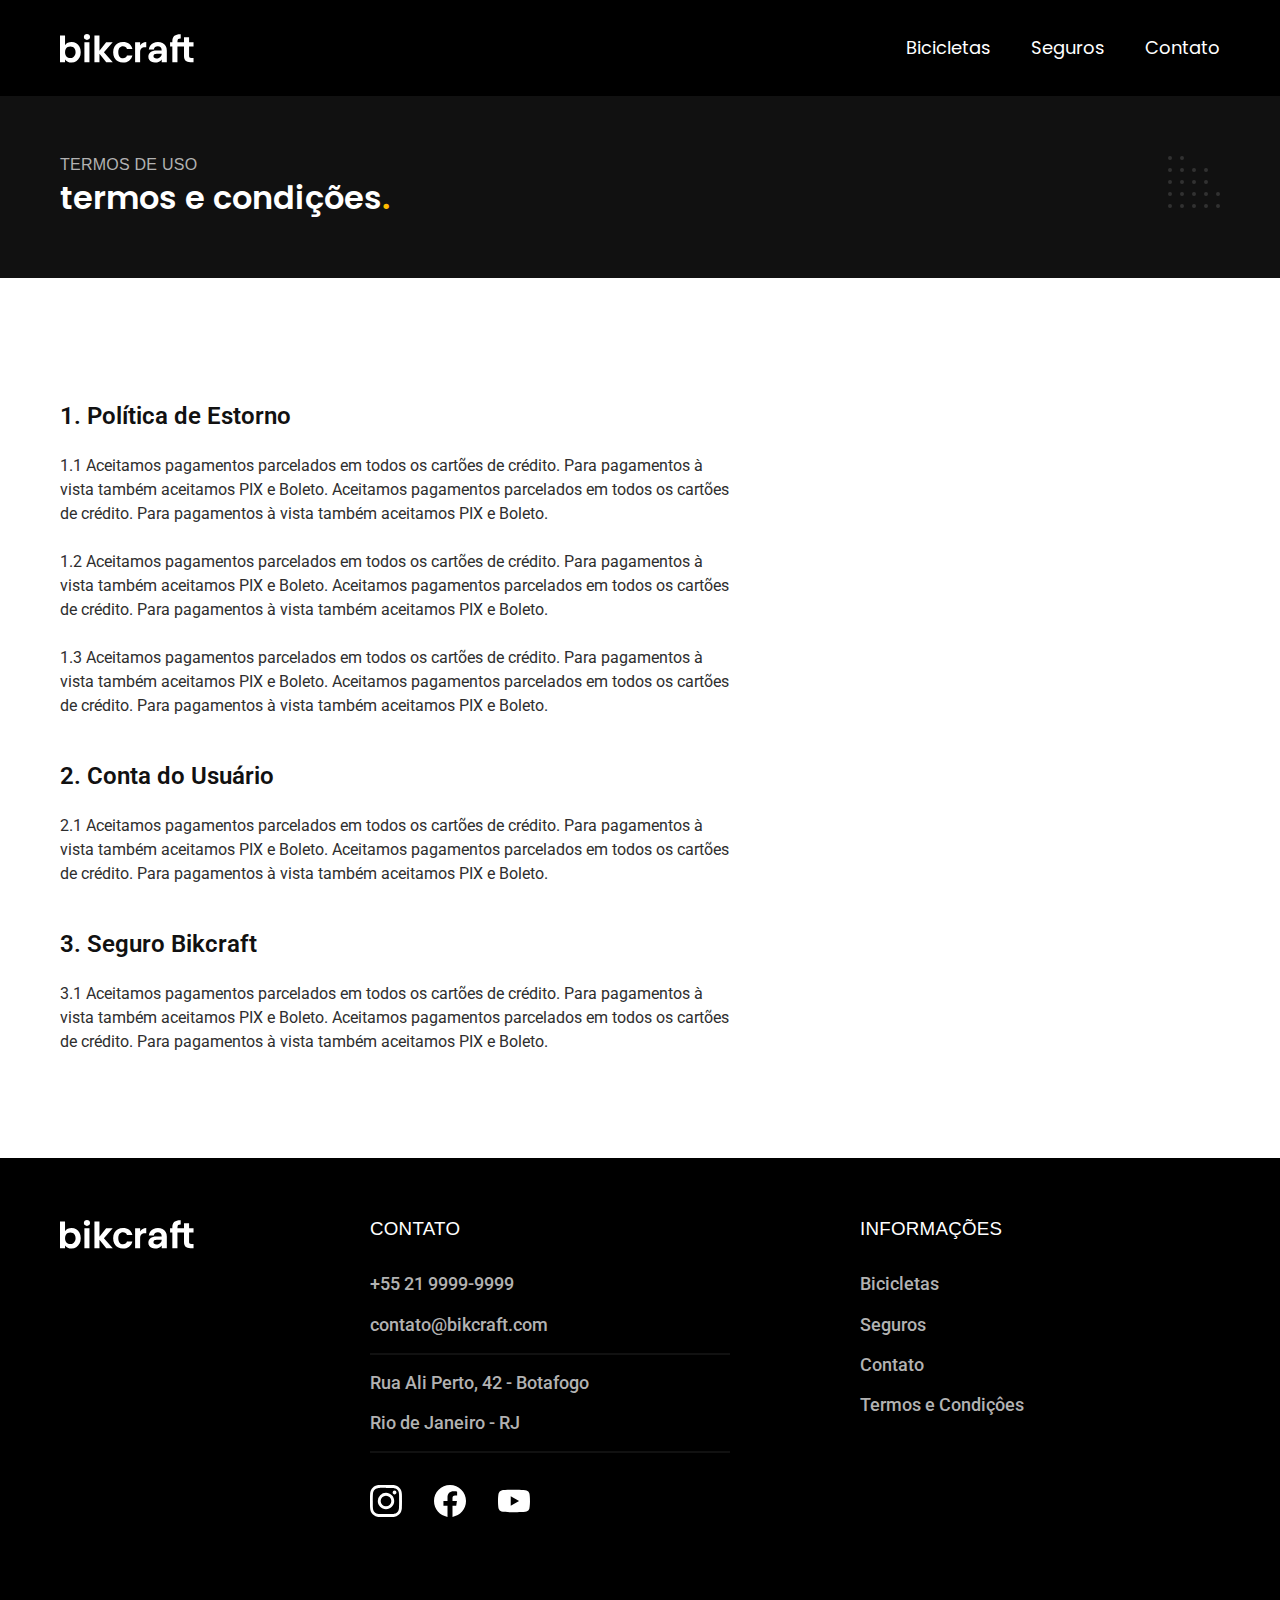
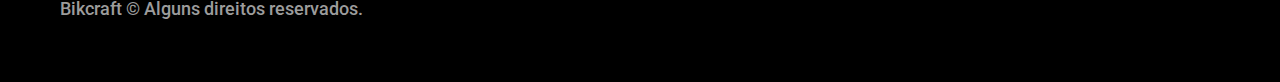
<file: termos.html>
<!DOCTYPE html>
<html lang="pt-br">

<head>
  <meta charset="UTF-8">
  <meta name="viewport" content="width=device-width, initial-scale=1.0">
  <title>Termos e Condições | Bikcraft</title>
  <meta name="description" content="Termos e Condições.">
  <link rel="icon" href="./favicon.svg" type="image/svg+xml">
  <link rel="preload" href="./css/style.min.css" as="style">
  <link rel="stylesheet" href="./css/style.min.css">

  <link rel="preconnect" href="https://fonts.googleapis.com">
  <link rel="preconnect" href="https://fonts.gstatic.com" crossorigin>
  <link href="https://fonts.googleapis.com/css2?family=Fira+Sans:wght@400;700&family=Merriweather:ital,wght@1,900&family=Poppins:wght@400;600&family=Roboto:wght@400;500&display=swap" rel="stylesheet">
  <script>document.documentElement.classList.add('js');</script>
</head>

<body id="termos">
  <header class="header-bg">
    <div class="header container">
      <a href="./">
        <img src="./img/bikcraft.svg" width="136" height="32" alt="bikcraft">
      </a>

      <nav aria-label="primaria">
        <ul class="header-menu cor-0 font-1-m">
          <li><a href="./bicicletas.html">Bicicletas</a></li>
          <li><a href="./seguros.html">Seguros</a></li>
          <li><a href="./contato.html">Contato</a></li>
        </ul>
      </nav>
    </div>
  </header>

  <main>
    <div class="titulo-bg">
      <div class="titulo container">
        <p class="font-2-l-b cor-5">Termos de uso</p>
        <h1 class="font-1-xl cor-0">termos e condições<span class="cor-p1">.</span></h1>
      </div>
    </div>

    <div class="termos font-2-s cor-10 container">
      <h2 class="font-1-l cor-11">1. Política de Estorno</h2>
      <p>1.1 Aceitamos pagamentos parcelados em todos os cartões de crédito. Para pagamentos à vista também aceitamos PIX e Boleto. Aceitamos pagamentos parcelados em todos os cartões de crédito. Para pagamentos à vista também aceitamos PIX e Boleto.</p>

      <p>1.2 Aceitamos pagamentos parcelados em todos os cartões de crédito. Para pagamentos à vista também aceitamos PIX e Boleto. Aceitamos pagamentos parcelados em todos os cartões de crédito. Para pagamentos à vista também aceitamos PIX e Boleto.</p>

      <p>1.3 Aceitamos pagamentos parcelados em todos os cartões de crédito. Para pagamentos à vista também aceitamos PIX e Boleto. Aceitamos pagamentos parcelados em todos os cartões de crédito. Para pagamentos à vista também aceitamos PIX e Boleto.</p>

      <h2 class="font-1-l cor-11">2. Conta do Usuário</h2>
      <p>2.1 Aceitamos pagamentos parcelados em todos os cartões de crédito. Para pagamentos à vista também aceitamos PIX e Boleto. Aceitamos pagamentos parcelados em todos os cartões de crédito. Para pagamentos à vista também aceitamos PIX e Boleto.</p>

      <h2 class="font-1-l cor-11">3. Seguro Bikcraft</h2>
      <p>3.1 Aceitamos pagamentos parcelados em todos os cartões de crédito. Para pagamentos à vista também aceitamos PIX e Boleto. Aceitamos pagamentos parcelados em todos os cartões de crédito. Para pagamentos à vista também aceitamos PIX e Boleto.</p>
    </div>
  </main>

  <footer class="footer-bg">
    <div class="footer container">
      <a href="./">
        <img src="./img/bikcraft.svg" width="136" height="32" alt=""></a>
      <div class="footer-contato">
        <h3 class="font-2-l-b cor-0">Contato</h3>
        <ul class="font-2-m cor-5">
          <li> <a href="tel:+552199999999">+55 21 9999-9999</a></li>
          <li> <a href="mailto:contato@bikcraft.com">contato@bikcraft.com</a></li>
          <li>Rua Ali Perto, 42 - Botafogo</li>
          <li>Rio de Janeiro - RJ</li>
        </ul>
        <div class="footer-redes">
          <a href="./">
            <img src="./img/redes/instagram.svg" width="32" height="32" alt="Instagram">
          </a>
          <a href="./">
            <img src="./img/redes/facebook.svg" width="32" height="32" alt="Facebook">
          </a>
          <a href="./">
            <img src="./img/redes/youtube.svg" width="32" height="32" alt="Youtube">
          </a>
        </div>
      </div>
      <div class="footer-informacoes">
        <h3 class="font-2-l-b cor-0">Informações</h3>
        <nav>
          <ul class="font-2-m cor-5">
            <li><a href="./bicicletas.html">Bicicletas</a></li>
            <li><a href="./seguros.html">Seguros</a></li>
            <li><a href="./contato.html">Contato</a></li>
            <li> <a href="./termos.html">Termos e Condiçôes</a></li>
          </ul>
        </nav>
      </div>

      <p class="footer-copy font-2-m cor-6">Bikcraft © Alguns direitos reservados.</p>
    </div>

  </footer>
  <script src="./js/script.js"></script>
</body>

</html>
</file>
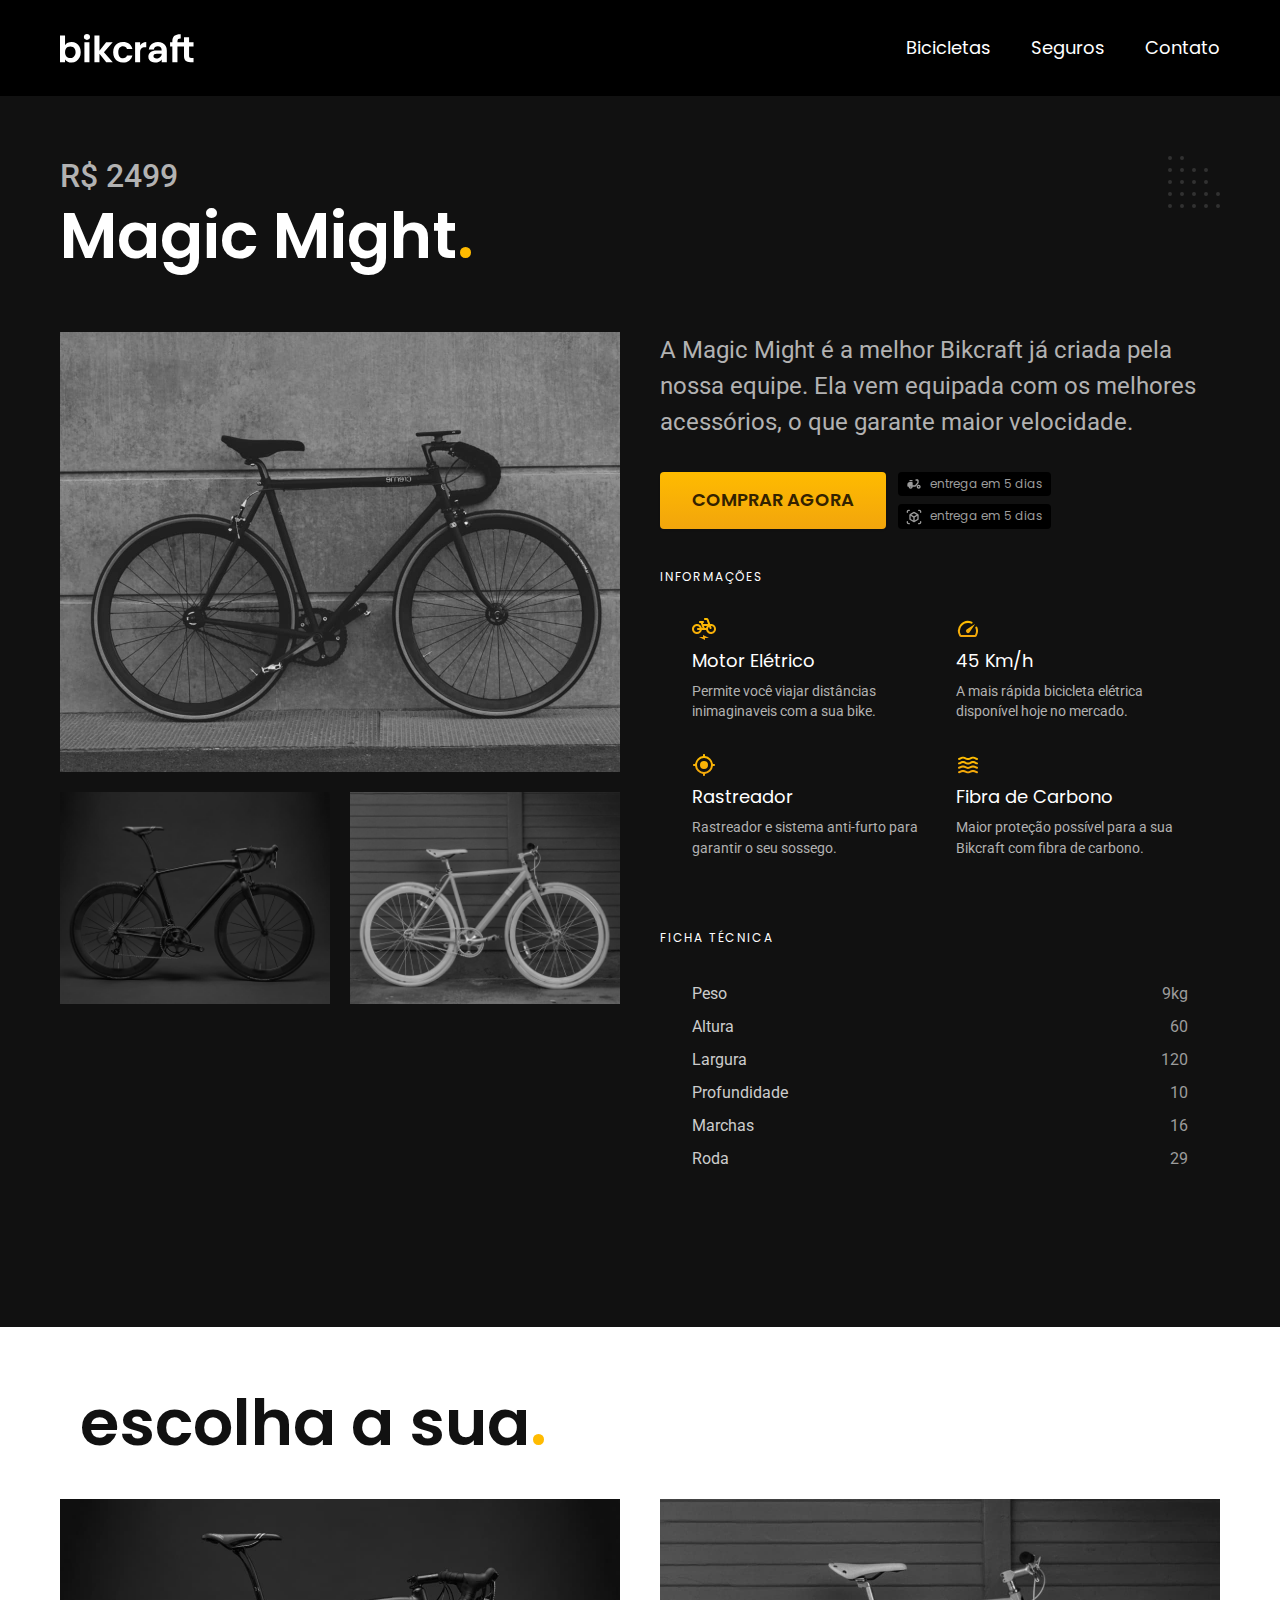
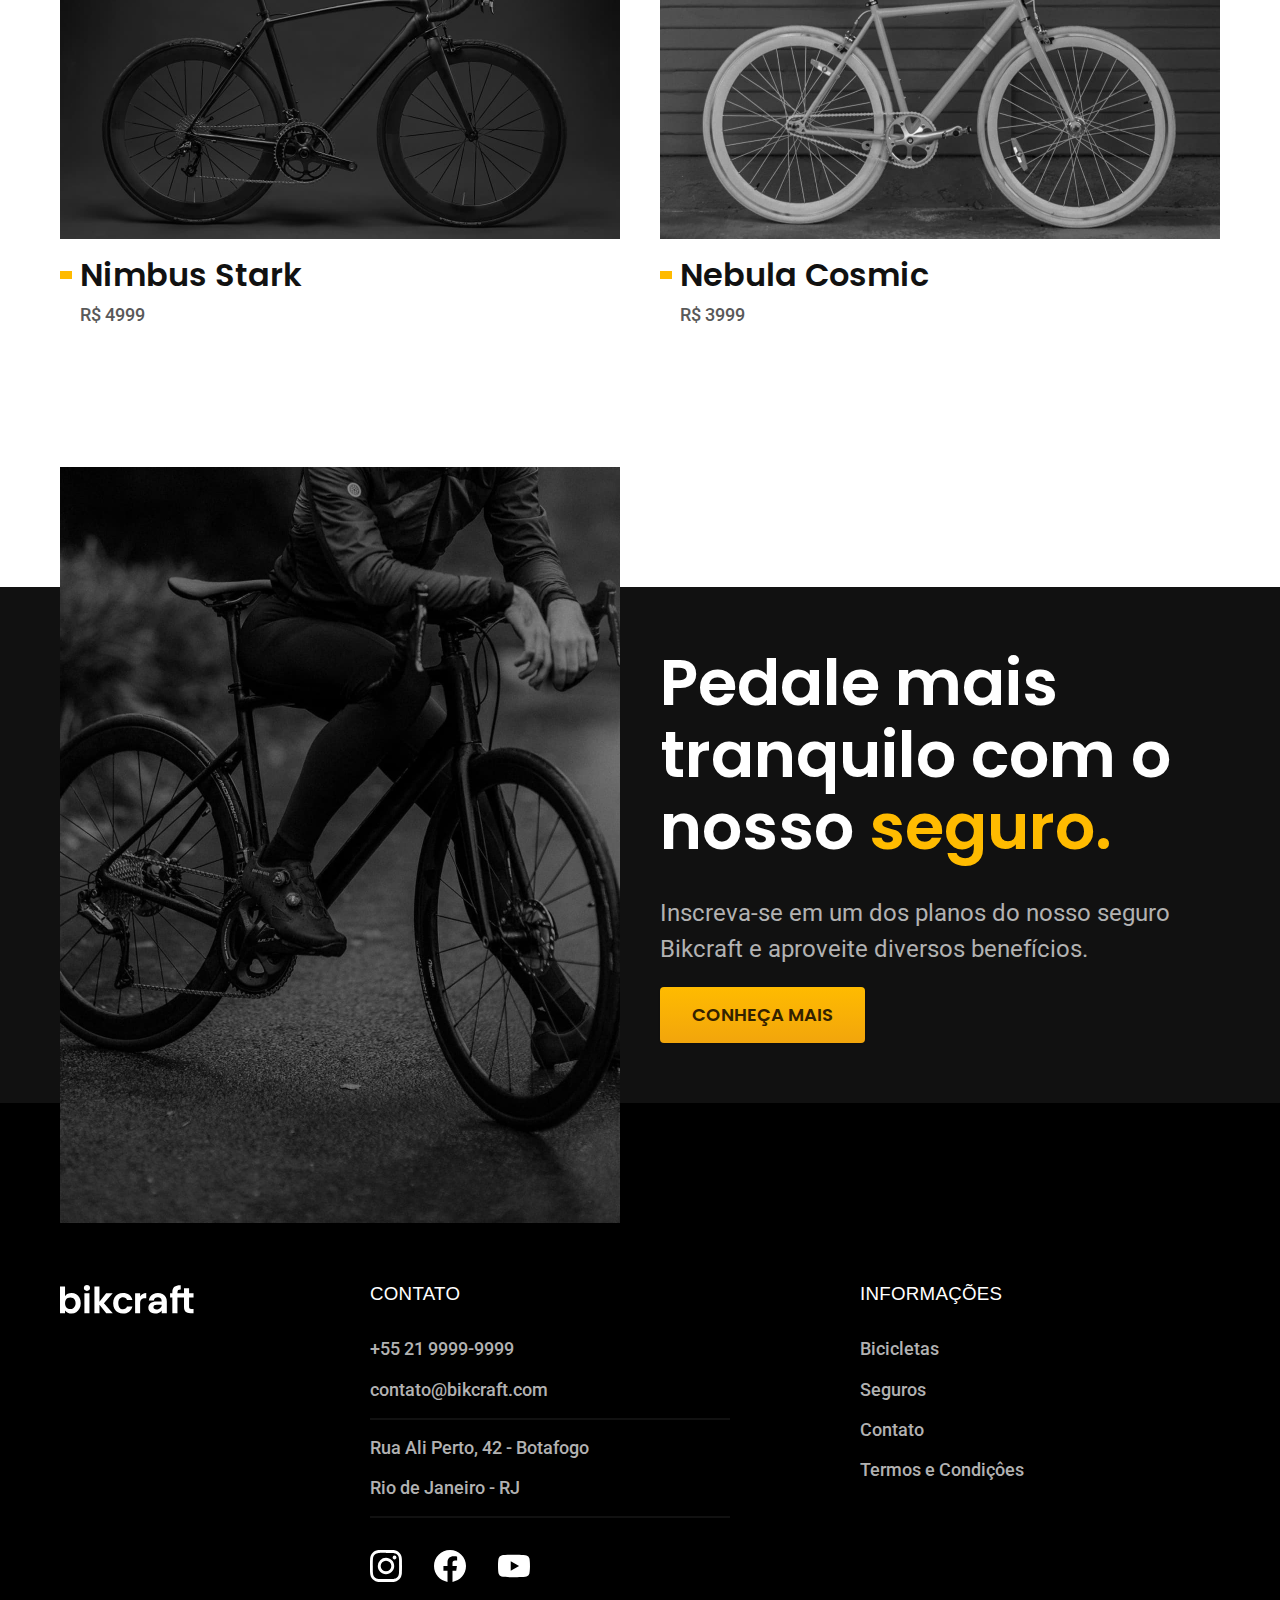
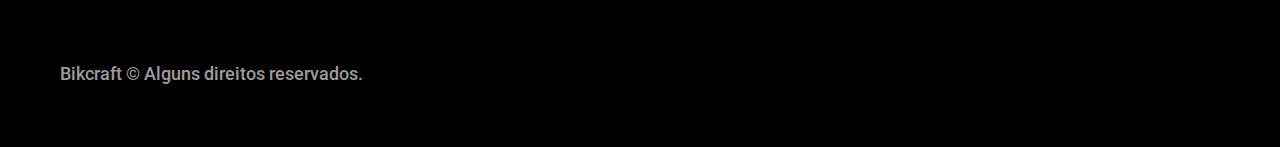
<file: bicicletas/magic.html>
<!DOCTYPE html>
<html lang="pt-br">

<head>
  <meta charset="UTF-8">
  <meta name="viewport" content="width=device-width, initial-scale=1.0">
  <title>Magic | Bikcraft</title>
  <meta name="description" content="Termos e Condições.">
  <link rel="stylesheet" href="../css/style.min.css">
  <link rel="preload" href="../css/style.min.css" as="style">
  <link rel="icon" href="../favicon.svg" type="image/svg+xml">

  <link rel="preconnect" href="https://fonts.googleapis.com">
  <link rel="preconnect" href="https://fonts.gstatic.com" crossorigin>
  <link href="https://fonts.googleapis.com/css2?family=Fira+Sans:wght@400;700&family=Merriweather:ital,wght@1,900&family=Poppins:wght@400;600&family=Roboto:wght@400;500&display=swap" rel="stylesheet">
  <script>document.documentElement.classList.add('js');</script>
</head>

<body id="bicicleta">
  <header class="header-bg">
    <div class="header container">
      <a href="../">
        <img src="../img/bikcraft.svg" width="136" height="32" alt="bikcraft">
      </a>

      <nav aria-label="primaria">
        <ul class="header-menu cor-0 font-1-m">
          <li><a href="../bicicletas.html">Bicicletas</a></li>
          <li><a href="../seguros.html">Seguros</a></li>
          <li><a href="../contato.html">Contato</a></li>
        </ul>
      </nav>
    </div>
  </header>

  <main class="titulo-bg">
    <div>
      <div class="titulo container">
        <p class="font-2-xl cor-5">R$ 2499</p>
        <h1 class="font-1-xxl cor-0">Magic Might<span class="cor-p1">.</span></h1>
      </div>
    </div>
    <div class="bicicleta container">
      <div class="bicicleta-imagens">
        <img src="../img/bicicleta/nimbus2.jpg" width=1120" height="880" alt="Bicicleta 2">
        <img src="../img/bicicleta/nimbus1.jpg" width="1120" height="880" alt="Bicicleta 1">
        <img src="../img/bicicleta/nimbus3.jpg" width="1120" height="880" alt="Bicicleta 3">
      </div>
      <div class="bicicleta-conteudo">
        <p class="font-2-l cor-5">A Magic Might é a melhor Bikcraft já criada pela nossa equipe. Ela vem equipada com os melhores acessórios, o que garante maior velocidade.</p>

        <div class="bicicleta-comprar">
          <a class="botao" href="../orcamento.html?tipo=bikcraft&produto=magic">Comprar Agora</a>
          <span class="font-1-xs cor-6"><img src="../img/icones/entrega.svg" width="16" height="16" alt="">entrega em 5 dias</span>
          <span class="font-1-xs cor-6"><img src="../img/icones/estoque.svg" width="16" height="16" alt="">entrega em 5 dias</span>
        </div>

        <h2 class="font-1-xs cor-0">Informações</h2>
        <ul class="bicicleta-informacoes">
          <li>
            <img src="../img/icones/eletrica.svg" width="32" height="32" alt="">
            <h3 class="font-1-m cor-0">Motor Elétrico</h3>
            <p class="font-2-xs cor-5">Permite você viajar distâncias inimaginaveis com a sua bike.</p>
          </li>
          <li>
            <img src="../img/icones/velocidade.svg" width="32" height="32" alt="">
            <h3 class="font-1-m cor-0">45 Km/h</h3>
            <p class="font-2-xs cor-5">A mais rápida bicicleta elétrica disponível hoje no mercado.</p>
          </li>
          <li>
            <img src="../img/icones/rastreador.svg" width="32" height="32" alt="">
            <h3 class="font-1-m cor-0">Rastreador</h3>
            <p class="font-2-xs cor-5">Rastreador e sistema anti-furto para garantir o seu sossego.</p>
          </li>
          <li>
            <img src="../img/icones/carbono.svg" width="32" height="32" alt="">
            <h3 class="font-1-m cor-0">Fibra de Carbono</h3>
            <p class="font-2-xs cor-5">Maior proteção possível para a sua Bikcraft com fibra de carbono.</p>
          </li>
        </ul>
        <h2 class="font-1-xs cor-0">Ficha Técnica</h2>
        <ul class="bicicleta-ficha font-2-s cor-4">
          <li>Peso <span>9kg</span></li>
          <li>Altura <span>60</span></li>
          <li>Largura <span>120</span></li>
          <li>Profundidade <span>10</span></li>
          <li>Marchas <span>16</span></li>
          <li>Roda <span>29</span></li>
        </ul>
      </div>
    </div>


  </main>

  <article class="bicicletas-lista container">
    <h2 class="font-1-xxl container">escolha a sua<span class="cor-p1">.</span></h2>

    <ul>
      <li>
        <a href="./magic.html">
          <img src="../img/bicicletas/nimbus.jpg" width="1120" height="680" alt="Bicicleta Preta">
          <h3 class="font-1-xl">Nimbus Stark</h3>
          <span class="font-2-m cor-8">R$ 4999</span>
        </a>
      </li>


      <li>
        <a href="./nebula.html">
          <img src="../img/bicicletas/nebula.jpg" width="1120" height="680" alt="Bicicleta Preta">
          <h3 class="font-1-xl">Nebula Cosmic</h3>
          <span class="font-2-m cor-8">R$ 3999</span>
        </a>
      </li>
    </ul>
  </article>

  <article class="seguro-bg">
    <div class="seguro container">
      <div class="seguro-imagem">
        <img src="../img/fotos/seguros.jpg" width="1320" height="1512" alt="Pessoa parada em cima de uma bicicleta">
      </div>
      <div class="seguro-conteudo">
        <h2 class="font-1-xxl cor-0">Pedale mais tranquilo com o nosso <span class="cor-p1">seguro.</span></h2>
        <p class="font-2-l cor-5">Inscreva-se em um dos planos do nosso seguro Bikcraft e aproveite diversos benefícios.</p>
        <a class="botao" href="../seguros.html">Conheça Mais</a>
      </div>

    </div>

  </article>


  <footer class="footer-bg">
    <div class="footer container">
      <a href="../">
        <img src="../img/bikcraft.svg" width="136" height="32" width="136" height="32" alt="Bikcraft"></a>
      <div class="footer-contato">
        <h3 class="font-2-l-b cor-0">Contato</h3>
        <ul class="font-2-m cor-5">
          <li> <a href="tel:+552199999999">+55 21 9999-9999</a></li>
          <li> <a href="mailto:contato@bikcraft.com">contato@bikcraft.com</a></li>
          <li>Rua Ali Perto, 42 - Botafogo</li>
          <li>Rio de Janeiro - RJ</li>
        </ul>
        <div class="footer-redes">
          <a href="../">
            <img src="../img/redes/instagram.svg" width="32" height="32" alt="Instagram">
          </a>
          <a href="../">
            <img src="../img/redes/facebook.svg" width="32" height="32" alt="Facebook">
          </a>
          <a href="../">
            <img src="../img/redes/youtube.svg" width="32" height="32" alt="Youtube">
          </a>
        </div>
      </div>
      <div class="footer-informacoes">
        <h3 class="font-2-l-b cor-0">Informações</h3>
        <nav>
          <ul class="font-2-m cor-5">
            <li><a href="../bicicletas.html">Bicicletas</a></li>
            <li><a href="../seguros.html">Seguros</a></li>
            <li><a href="../contato.html">Contato</a></li>
            <li> <a href="../termos.html">Termos e Condiçôes</a></li>
          </ul>
        </nav>
      </div>

      <p class="footer-copy font-2-m cor-6">Bikcraft © Alguns direitos reservados.</p>
    </div>

  </footer>
  <script src="../js/script.js"></script>
</body>

</html>
</file>
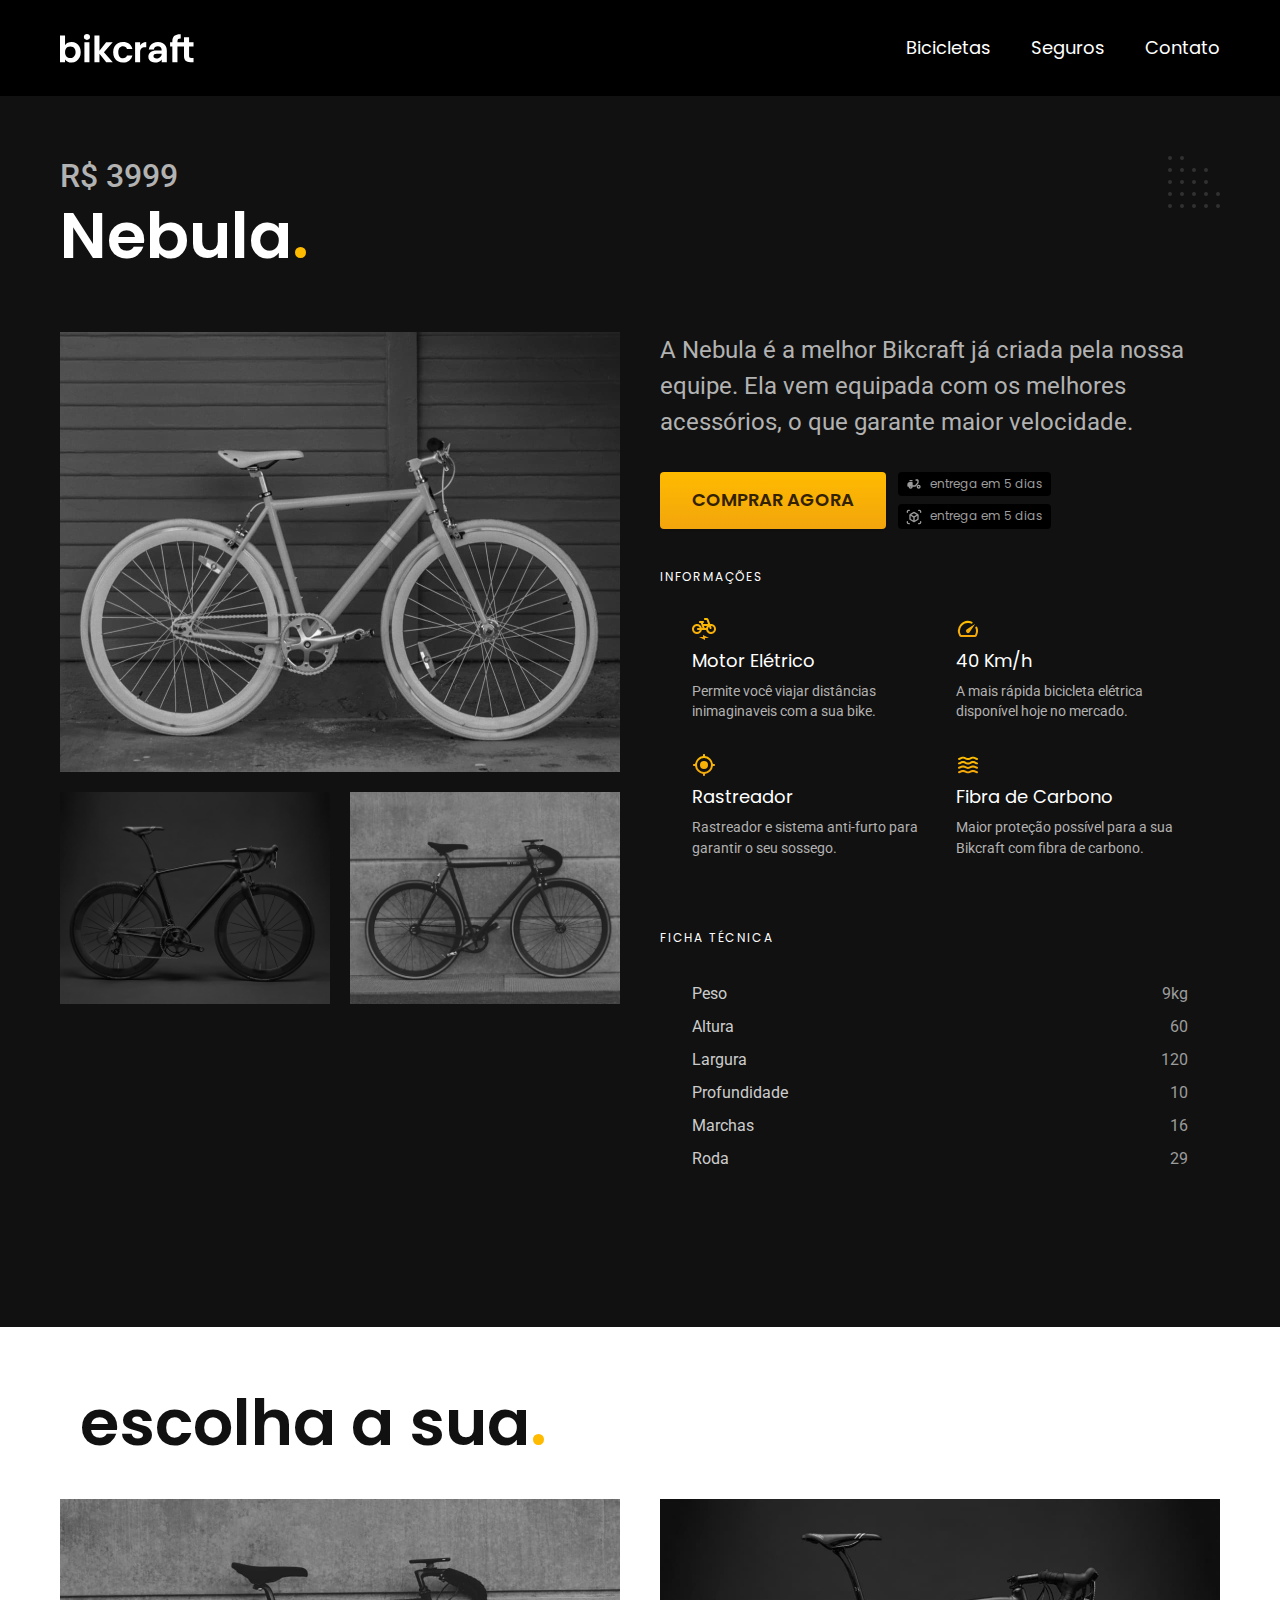
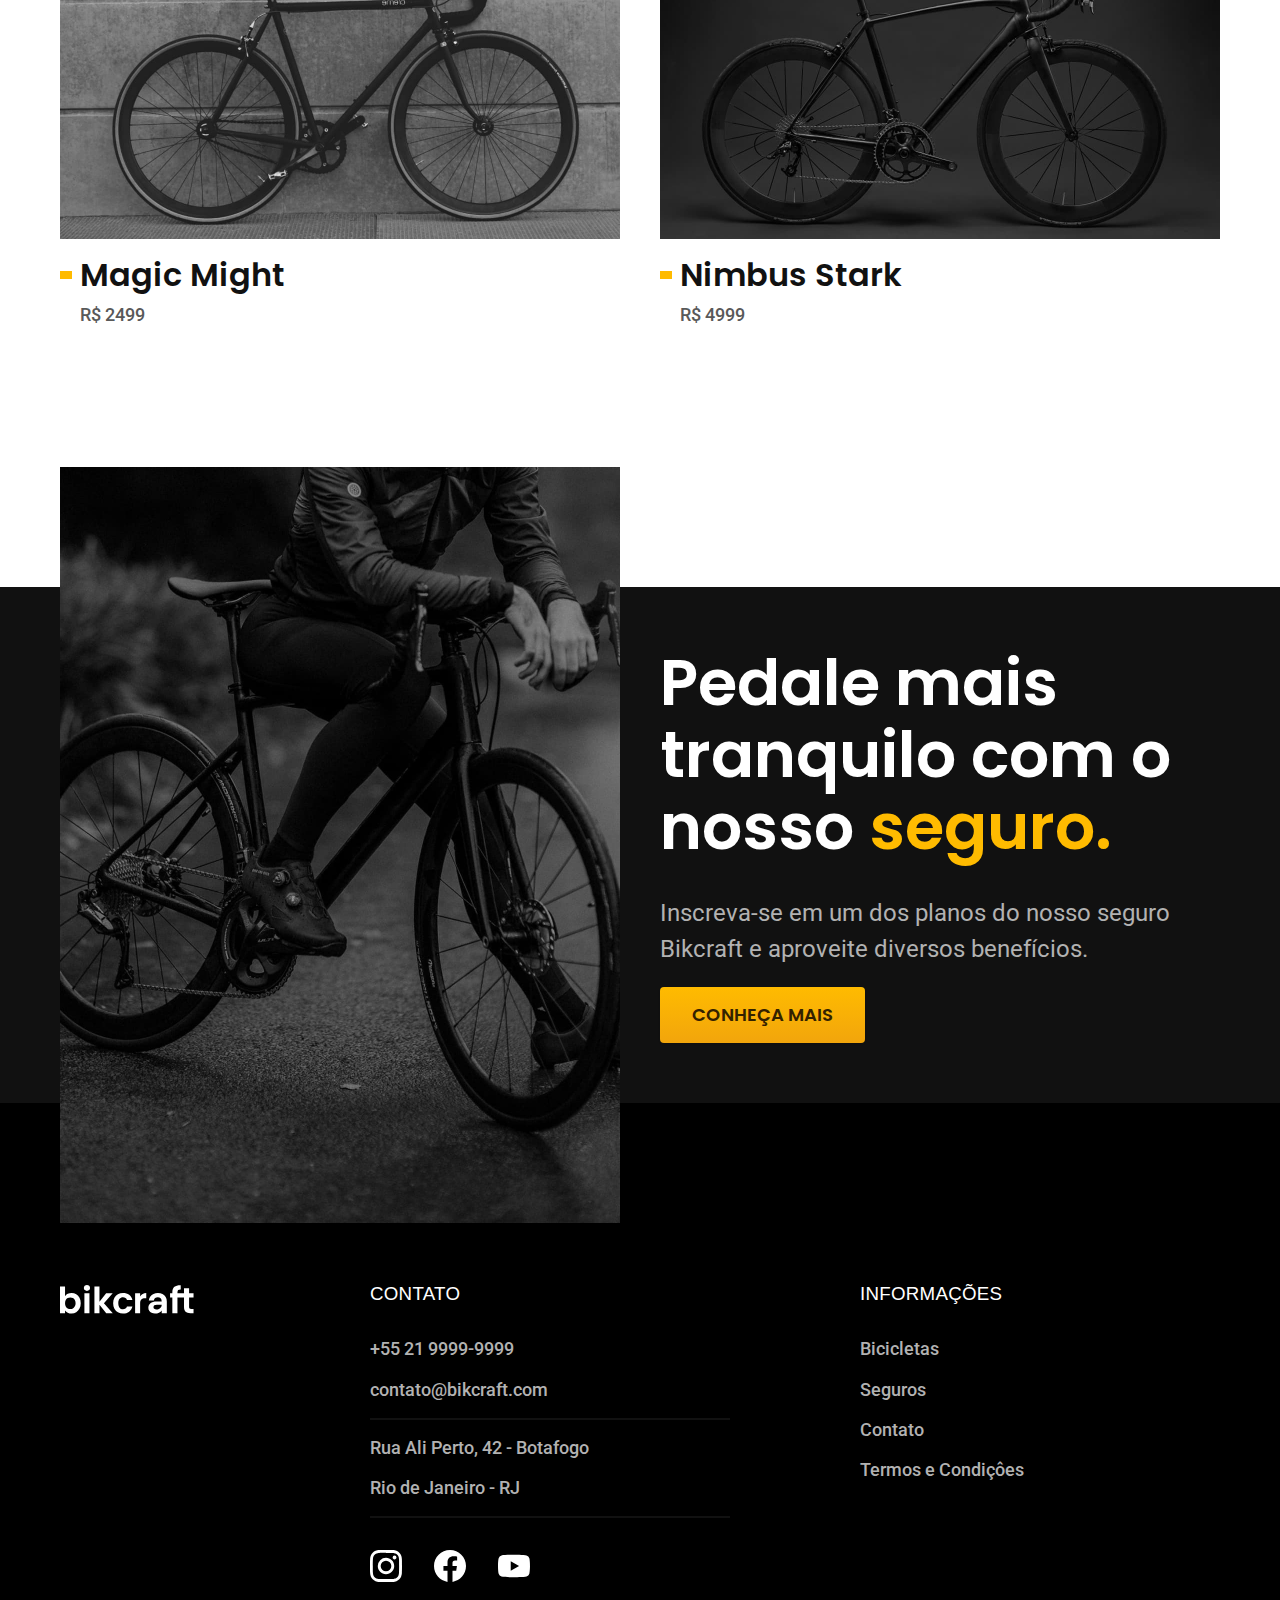
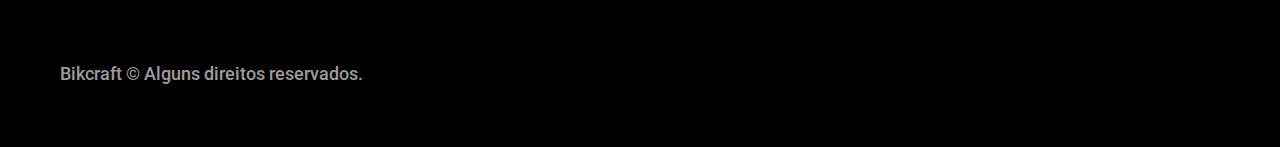
<file: bicicletas/nebula.html>
<!DOCTYPE html>
<html lang="pt-br">

<head>
  <meta charset="UTF-8">
  <meta name="viewport" content="width=device-width, initial-scale=1.0">
  <title>Nebula | Bikcraft</title>
  <meta name="description" content="Termos e Condições.">
  <link rel="stylesheet" href="../css/style.min.css">
  <link rel="preload" href="../css/style.min.css" as="style">
  <link rel="icon" href="../favicon.svg" type="image/svg+xml">

  <link rel="preconnect" href="https://fonts.googleapis.com">
  <link rel="preconnect" href="https://fonts.gstatic.com" crossorigin>
  <link href="https://fonts.googleapis.com/css2?family=Fira+Sans:wght@400;700&family=Merriweather:ital,wght@1,900&family=Poppins:wght@400;600&family=Roboto:wght@400;500&display=swap" rel="stylesheet">
  <script>document.documentElement.classList.add('js');</script>
</head>

<body id="bicicleta">
  <header class="header-bg">
    <div class="header container">
      <img src="../img/bikcraft.svg" width="136" height="32" width="136" height="32" alt="Bikcraft"></a>

      <nav aria-label="primaria">
        <ul class="header-menu cor-0 font-1-m">
          <li><a href="../bicicletas.html">Bicicletas</a></li>
          <li><a href="../seguros.html">Seguros</a></li>
          <li><a href="../contato.html">Contato</a></li>
        </ul>
      </nav>
    </div>
  </header>

  <main class="titulo-bg">
    <div>
      <div class="titulo container">
        <p class="font-2-xl cor-5">R$ 3999</p>
        <h1 class="font-1-xxl cor-0">Nebula<span class="cor-p1">.</span></h1>
      </div>
    </div>
    <div class="bicicleta container">
      <div class="bicicleta-imagens">
        <img src="../img/bicicleta/nimbus3.jpg" width="1120" height="880" alt="Bicicleta 3">
        <img src="../img/bicicleta/nimbus1.jpg" width="1120" height="880" alt="Bicicleta 1">
        <img src="../img/bicicleta/nimbus2.jpg" width="1120" height="880" alt="Bicicleta 2">
      </div>
      <div class="bicicleta-conteudo">
        <p class="font-2-l cor-5">A Nebula é a melhor Bikcraft já criada pela nossa equipe. Ela vem equipada com os melhores acessórios, o que garante maior velocidade.</p>

        <div class="bicicleta-comprar">
          <a class="botao" href="../orcamento.html?tipo=bikcraft&produto=nebula">Comprar Agora</a>
          <span class="font-1-xs cor-6"><img src="../img/icones/entrega.svg" width="16" height="16" alt="">entrega em 5 dias</span>
          <span class="font-1-xs cor-6"><img src="../img/icones/estoque.svg" width="16" height="16" alt="">entrega em 5 dias</span>
        </div>

        <h2 class="font-1-xs cor-0">Informações</h2>
        <ul class="bicicleta-informacoes">
          <li>
            <img src="../img/icones/eletrica.svg" width="32" height="32" alt="">
            <h3 class="font-1-m cor-0">Motor Elétrico</h3>
            <p class="font-2-xs cor-5">Permite você viajar distâncias inimaginaveis com a sua bike.</p>
          </li>
          <li>
            <img src="../img/icones/velocidade.svg" width="32" height="32" alt="">
            <h3 class="font-1-m cor-0">40 Km/h</h3>
            <p class="font-2-xs cor-5">A mais rápida bicicleta elétrica disponível hoje no mercado.</p>
          </li>
          <li>
            <img src="../img/icones/rastreador.svg" width="32" height="32" alt="">
            <h3 class="font-1-m cor-0">Rastreador</h3>
            <p class="font-2-xs cor-5">Rastreador e sistema anti-furto para garantir o seu sossego.</p>
          </li>
          <li>
            <img src="../img/icones/carbono.svg" width="32" height="32" alt="">
            <h3 class="font-1-m cor-0">Fibra de Carbono</h3>
            <p class="font-2-xs cor-5">Maior proteção possível para a sua Bikcraft com fibra de carbono.</p>
          </li>
        </ul>
        <h2 class="font-1-xs cor-0">Ficha Técnica</h2>
        <ul class="bicicleta-ficha font-2-s cor-4">
          <li>Peso <span>9kg</span></li>
          <li>Altura <span>60</span></li>
          <li>Largura <span>120</span></li>
          <li>Profundidade <span>10</span></li>
          <li>Marchas <span>16</span></li>
          <li>Roda <span>29</span></li>
        </ul>
      </div>
    </div>


  </main>

  <article class="bicicletas-lista container">
    <h2 class="font-1-xxl container">escolha a sua<span class="cor-p1">.</span></h2>

    <ul>
      <li>
        <a href="./magic.html">
          <img src="../img/bicicletas/magic.jpg" width="1120" height="680" alt="Bicicleta Preta">
          <h3 class="font-1-xl">Magic Might</h3>
          <span class="font-2-m cor-8">R$ 2499</span>
        </a>
      </li>


      <li>
        <a href="./nebula.html">
          <img src="../img/bicicletas/nimbus.jpg" width="1120" height="680" alt="Bicicleta Preta">
          <h3 class="font-1-xl">Nimbus Stark</h3>
          <span class="font-2-m cor-8">R$ 4999</span>
        </a>
      </li>
    </ul>
  </article>

  <article class="seguro-bg">
    <div class="seguro container">
      <div class="seguro-imagem">
        <img src="../img/fotos/seguros.jpg" width="1360" height="1512" alt="Pessoa parada em cima de uma bicicleta">
      </div>
      <div class="seguro-conteudo">
        <h2 class="font-1-xxl cor-0">Pedale mais tranquilo com o nosso <span class="cor-p1">seguro.</span></h2>
        <p class="font-2-l cor-5">Inscreva-se em um dos planos do nosso seguro Bikcraft e aproveite diversos benefícios.</p>
        <a class="botao" href="../seguros.html">Conheça Mais</a>
      </div>

    </div>

  </article>


  <footer class="footer-bg">
    <div class="footer container">
      <img src="../img/bikcraft.svg" width="136" height="32" width="136" height="32" alt="Bikcraft"></a>
      <div class="footer-contato">
        <h3 class="font-2-l-b cor-0">Contato</h3>
        <ul class="font-2-m cor-5">
          <li> <a href="tel:+552199999999">+55 21 9999-9999</a></li>
          <li> <a href="mailto:contato@bikcraft.com">contato@bikcraft.com</a></li>
          <li>Rua Ali Perto, 42 - Botafogo</li>
          <li>Rio de Janeiro - RJ</li>
        </ul>
        <div class="footer-redes">
          <a href="../">
            <img src="../img/redes/instagram.svg" width="32" height="32" alt="Instagram">
          </a>
          <a href="../">
            <img src="../img/redes/facebook.svg" width="32" height="32" alt="Facebook">
          </a>
          <a href="../">
            <img src="../img/redes/youtube.svg" width="32" height="32" alt="Youtube">
          </a>
        </div>
      </div>
      <div class="footer-informacoes">
        <h3 class="font-2-l-b cor-0">Informações</h3>
        <nav>
          <ul class="font-2-m cor-5">
            <li><a href="../bicicletas.html">Bicicletas</a></li>
            <li><a href="../seguros.html">Seguros</a></li>
            <li><a href="../contato.html">Contato</a></li>
            <li> <a href="../termos.html">Termos e Condiçôes</a></li>
          </ul>
        </nav>
      </div>

      <p class="footer-copy font-2-m cor-6">Bikcraft © Alguns direitos reservados.</p>
    </div>

  </footer>
  <script src="../js/script.js"></script>
</body>

</html>
</file>
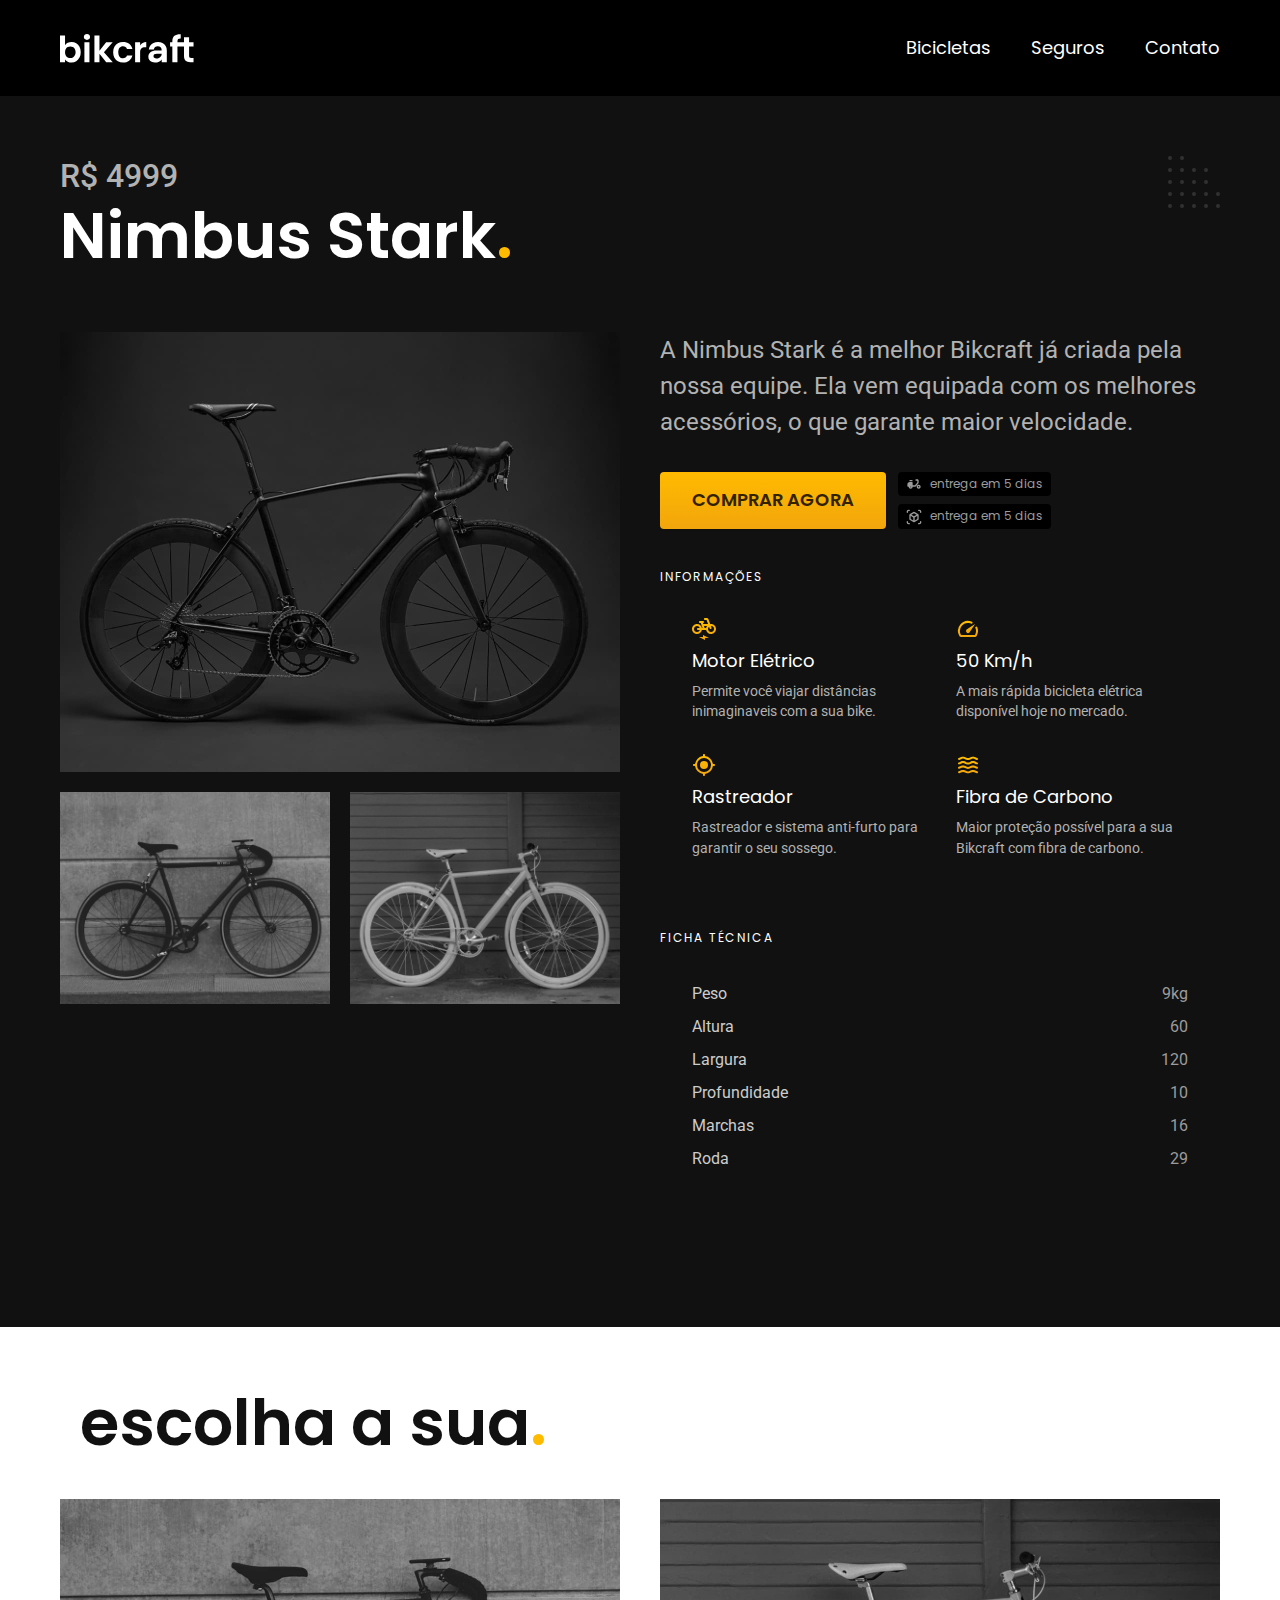
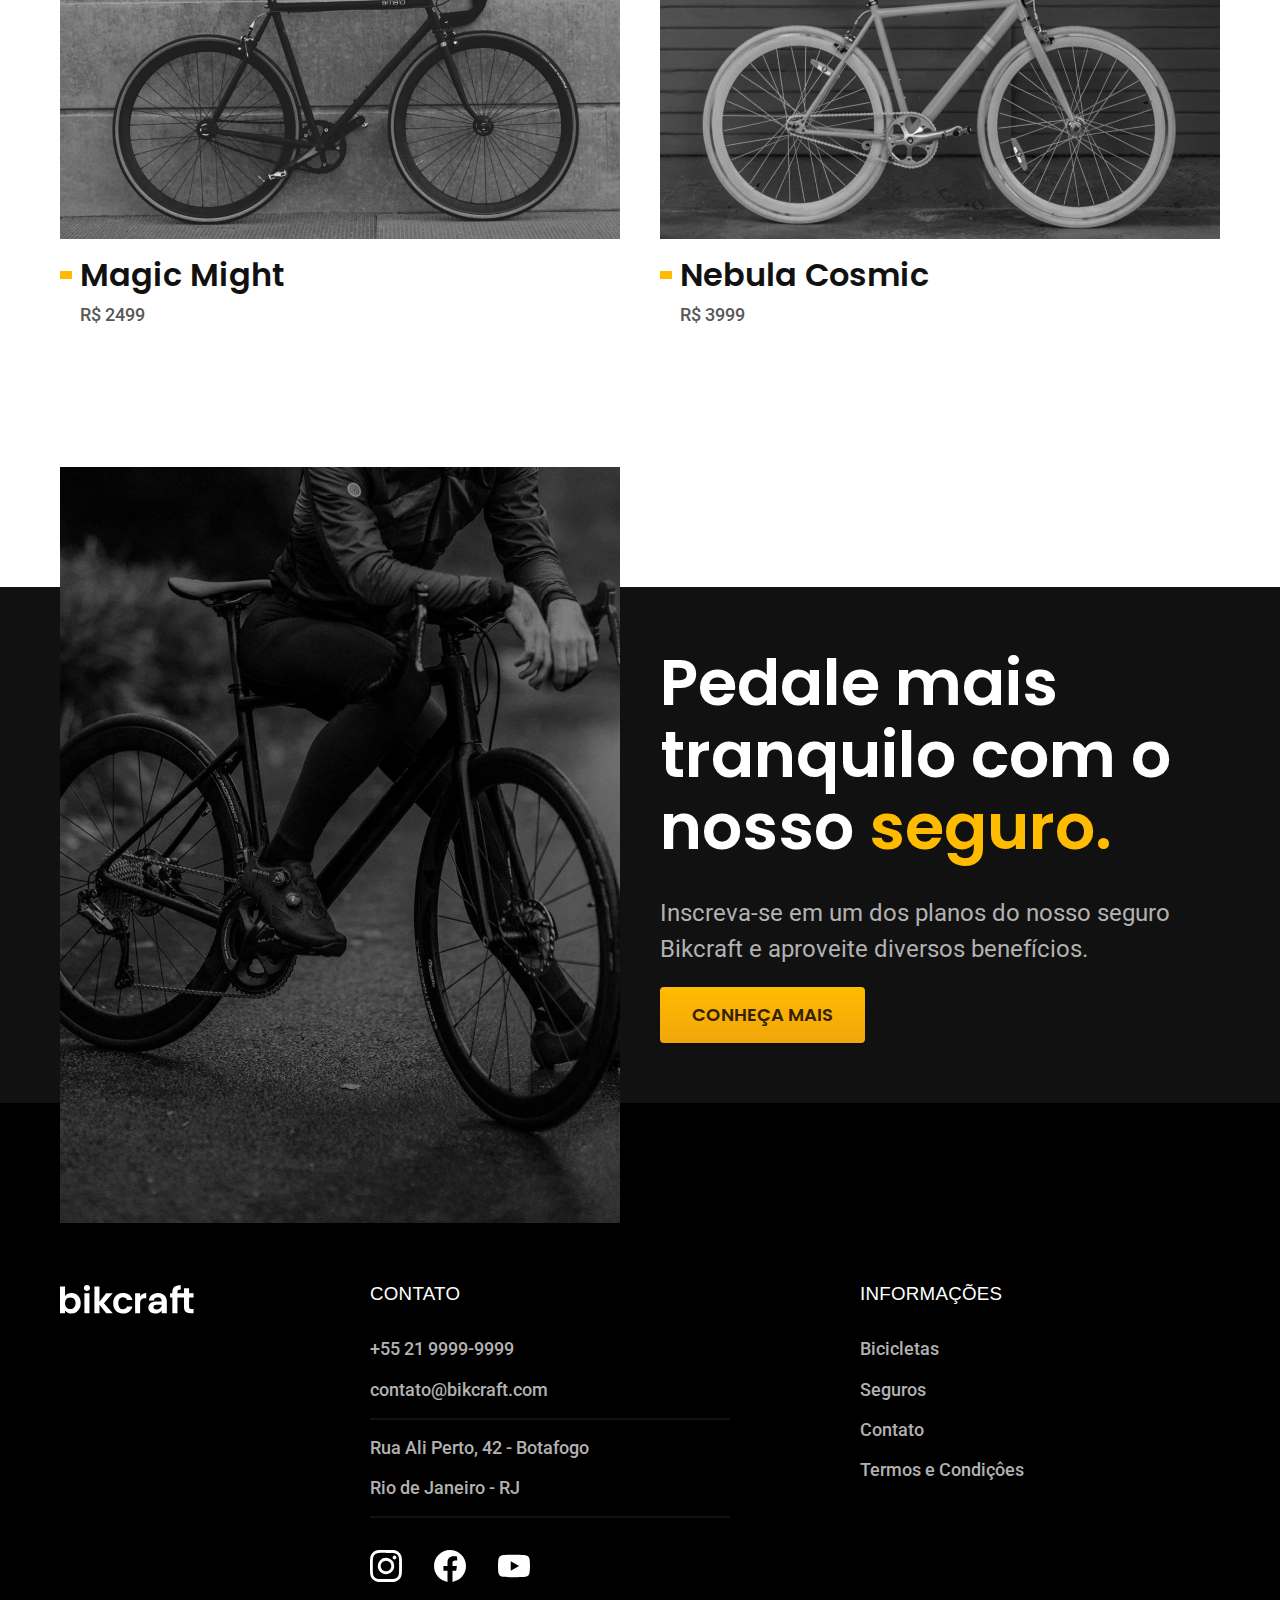
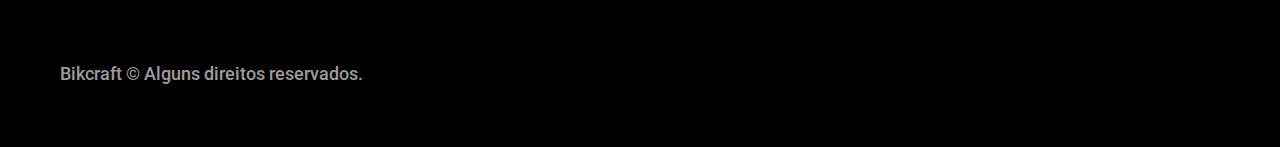
<file: bicicletas/nimbus.html>
<!DOCTYPE html>
<html lang="pt-br">

<head>
  <meta charset="UTF-8">
  <meta name="viewport" content="width=device-width, initial-scale=1.0">
  <title>Nimbus | Bikcraft</title>
  <meta name="description" content="Termos e Condições.">
  <link rel="stylesheet" href="../css/style.min.css">
  <link rel="preload" href="../css/style.min.css" as="style">
  <link rel="icon" href="../favicon.svg" type="image/svg+xml">

  <link rel="preconnect" href="https://fonts.googleapis.com">
  <link rel="preconnect" href="https://fonts.gstatic.com" crossorigin>
  <link href="https://fonts.googleapis.com/css2?family=Fira+Sans:wght@400;700&family=Merriweather:ital,wght@1,900&family=Poppins:wght@400;600&family=Roboto:wght@400;500&display=swap" rel="stylesheet">
  <script>document.documentElement.classList.add('js');</script>
</head>

<body id="bicicleta">
  <header class="header-bg">
    <div class="header container">
      <a href="../">
        <img src="../img/bikcraft.svg" width="136" height="32" alt="bikcraft">
      </a>

      <nav aria-label="primaria">
        <ul class="header-menu cor-0 font-1-m">
          <li><a href="../bicicletas.html">Bicicletas</a></li>
          <li><a href="../seguros.html">Seguros</a></li>
          <li><a href="../contato.html">Contato</a></li>
        </ul>
      </nav>
    </div>
  </header>

  <main class="titulo-bg">
    <div>
      <div class="titulo container">
        <p class="font-2-xl cor-5">R$ 4999</p>
        <h1 class="font-1-xxl cor-0">Nimbus Stark<span class="cor-p1">.</span></h1>
      </div>
    </div>
    <div class="bicicleta container">
      <div class="bicicleta-imagens">
        <img src="../img/bicicleta/nimbus1.jpg" alt="Bicicleta 1">
        <img src="../img/bicicleta/nimbus2.jpg" alt="Bicicleta 2">
        <img src="../img/bicicleta/nimbus3.jpg" alt="Bicicleta 3">
      </div>
      <div class="bicicleta-conteudo">
        <p class="font-2-l cor-5">A Nimbus Stark é a melhor Bikcraft já criada pela nossa equipe. Ela vem equipada com os melhores acessórios, o que garante maior velocidade.</p>

        <div class="bicicleta-comprar">
          <a class="botao" href="../orcamento.html?tipo=bikcraft&produto=nimbus">Comprar Agora</a>
          <span class="font-1-xs cor-6"><img src="../img/icones/entrega.svg" width="16" height="16" alt="">entrega em 5 dias</span>
          <span class="font-1-xs cor-6"><img src="../img/icones/estoque.svg" width="16" height="16" alt="">entrega em 5 dias</span>
        </div>

        <h2 class="font-1-xs cor-0">Informações</h2>
        <ul class="bicicleta-informacoes">
          <li>
            <img src="../img/icones/eletrica.svg" width="32" height="32" alt="">
            <h3 class="font-1-m cor-0">Motor Elétrico</h3>
            <p class="font-2-xs cor-5">Permite você viajar distâncias inimaginaveis com a sua bike.</p>
          </li>
          <li>
            <img src="../img/icones/velocidade.svg" width="32" height="32" alt="">
            <h3 class="font-1-m cor-0">50 Km/h</h3>
            <p class="font-2-xs cor-5">A mais rápida bicicleta elétrica disponível hoje no mercado.</p>
          </li>
          <li>
            <img src="../img/icones/rastreador.svg" width="32" height="32" alt="">
            <h3 class="font-1-m cor-0">Rastreador</h3>
            <p class="font-2-xs cor-5">Rastreador e sistema anti-furto para garantir o seu sossego.</p>
          </li>
          <li>
            <img src="../img/icones/carbono.svg" width="32" height="32" alt="">
            <h3 class="font-1-m cor-0">Fibra de Carbono</h3>
            <p class="font-2-xs cor-5">Maior proteção possível para a sua Bikcraft com fibra de carbono.</p>
          </li>
        </ul>
        <h2 class="font-1-xs cor-0">Ficha Técnica</h2>
        <ul class="bicicleta-ficha font-2-s cor-4">
          <li>Peso <span>9kg</span></li>
          <li>Altura <span>60</span></li>
          <li>Largura <span>120</span></li>
          <li>Profundidade <span>10</span></li>
          <li>Marchas <span>16</span></li>
          <li>Roda <span>29</span></li>
        </ul>
      </div>
    </div>


  </main>

  <article class="bicicletas-lista container">
    <h2 class="font-1-xxl container">escolha a sua<span class="cor-p1">.</span></h2>

    <ul>
      <li>
        <a href="./magic.html">
          <img src="../img/bicicletas/magic.jpg" width="1120" height="680" alt="Bicicleta Preta">
          <h3 class="font-1-xl">Magic Might</h3>
          <span class="font-2-m cor-8">R$ 2499</span>
        </a>
      </li>


      <li>
        <a href="./nebula.html">
          <img src="../img/bicicletas/nebula.jpg" width="1120" height="680" alt="Bicicleta Preta">
          <h3 class="font-1-xl">Nebula Cosmic</h3>
          <span class="font-2-m cor-8">R$ 3999</span>
        </a>
      </li>
    </ul>
  </article>

  <article class="seguro-bg">
    <div class="seguro container">
      <div class="seguro-imagem">
        <img src="../img/fotos/seguros.jpg" width="1360" height="1512" alt="Pessoa parada em cima de uma bicicleta">
      </div>
      <div class="seguro-conteudo">
        <h2 class="font-1-xxl cor-0">Pedale mais tranquilo com o nosso <span class="cor-p1">seguro.</span></h2>
        <p class="font-2-l cor-5">Inscreva-se em um dos planos do nosso seguro Bikcraft e aproveite diversos benefícios.</p>
        <a class="botao" href="../seguros.html">Conheça Mais</a>
      </div>

    </div>

  </article>


  <footer class="footer-bg">
    <div class="footer container">
      <a href="../">
        <img src="../img/bikcraft.svg" width="136" height="32" alt=""></a>
      <div class="footer-contato">
        <h3 class="font-2-l-b cor-0">Contato</h3>
        <ul class="font-2-m cor-5">
          <li> <a href="tel:+552199999999">+55 21 9999-9999</a></li>
          <li> <a href="mailto:contato@bikcraft.com">contato@bikcraft.com</a></li>
          <li>Rua Ali Perto, 42 - Botafogo</li>
          <li>Rio de Janeiro - RJ</li>
        </ul>
        <div class="footer-redes">
          <a href="../">
            <img src="../img/redes/instagram.svg" width="32" height="32" alt="Instagram">
          </a>
          <a href="../">
            <img src="../img/redes/facebook.svg" width="32" height="32" alt="Facebook">
          </a>
          <a href="../">
            <img src="../img/redes/youtube.svg" width="32" height="32" alt="Youtube">
          </a>
        </div>
      </div>
      <div class="footer-informacoes">
        <h3 class="font-2-l-b cor-0">Informações</h3>
        <nav>
          <ul class="font-2-m cor-5">
            <li><a href="../bicicletas.html">Bicicletas</a></li>
            <li><a href="../seguros.html">Seguros</a></li>
            <li><a href="../contato.html">Contato</a></li>
            <li> <a href="../termos.html">Termos e Condiçôes</a></li>
          </ul>
        </nav>
      </div>

      <p class="footer-copy font-2-m cor-6">Bikcraft © Alguns direitos reservados.</p>
    </div>

  </footer>
  <script src="../js/script.js"></script>
</body>

</html>
</file>
<file: css/style.min.css>
body{margin:0;font-family:Arial,Helvetica,sans-serif;color:#111}blockquote,dd,h1,h2,h3,h4,p,ul{margin:0}ul{padding:0;list-style:none}a{text-decoration:none;color:inherit}img{max-width:100%;display:block;height:auto}img [src$=".jpg"]{border-radius:4px}.font-1-xs{font:400 0.75rem/1.35 Poppins,sans-serif}.font-2-xs{font:400 0.875rem/1.43 Roboto,sans-serif}.font-1-s{font:400 1rem/1.5 Poppins,sans-serif}.font-2-s{font:400 1rem/1.5 Roboto,sans-serif}.font-1-m,.font-1-m-b{font:400 1.125rem/1.35 Poppins,sans-serif}.font-1-m-b{font-weight:600}.font-1-m-b{font:400 1.125rem/1.35 Poppins,sans-serif}.font-2-m{font:500 1.125rem/1.35 Roboto,sans-serif}.font-1-l{font:400 1.5/1.5 Poppins,sans-serif}.font-2-l,.font-2-l-b{font:400 1.5/1.5 Roboto,sans-serif}.font-2-l-b{font-weight:500;letter-spacing:.015em;text-transform:uppercase}.font-2-l{font:400 1.5rem/1.5 Roboto,sans-serif}.font-1-xl{font:600 2rem/1.25 Poppins,sans-serif}.font-2-xl{font:500 2rem/1.25 Roboto,sans-serif}.font-1-xxl{font:600 4rem/1.125 Poppins,sans-serif}@media (max-width:1200px){.font-1-xxl{font-size:3rem}.font-2-l,.font-2-l-b{font-size:1.125rem}}@media (max-width:800){.font-1-xxl{font-size:2rem}.font-1-xl,.font-2-xl{font-size:1.5rem}}:root{--c12:#000000;--c11:#111111;--c10:#2e2e2e;--c9:#404040;--c8:#595959;--c7:#717171;--c6:#9c9c9c;--c5:#b2b2b2;--c4:#cccccc;--c3:#dedede;--c2:#ededed;--c1:#f7f7f7;--c0:#ffffff;--p5:#332200;--p4:#664400;--p3:#a66f00;--p2:#e4a30b;--p1:#ffbb00}.cor-0{color:var(--c0)}.cor-12{color:var(--c12)}.cor-11{color:var(--c11)}.cor-10{color:var(--c10)}.cor-9{color:var(--c9)}.cor-8{color:var(--c8)}.cor-7{color:var(--c7)}.cor-6{color:var(--c6)}.cor-5{color:var(--c5)}.cor-4{color:var(--c4)}.cor-3{color:var(--c3)}.cor-2{color:var(--c2)}.cor-1{color:var(--c1)}.cor-p1{color:var(--p1)}.cor-p2{color:var(--p2)}.cor-p3{color:var(--p3)}.cor-p4{color:var(--p4)}.cor-p5{color:var(--p5)}.js .fadeInDown{transform:translate3d(0,-20px,0)}.js .fadeInUp{transform:translate3d(0,20px,0)}.js .fadeInRight{transform:translate3d(20px,0,0)}.js .fadeInLeft{transform:translate3d(-20px,0,0)}.js [data-anime]{opacity:0}.js .anime{opacity:1;transform:none;transition:transform .8s,opacity .8s}.header-bg{background-color:var(--c12)}.header{display:flex;flex-wrap:wrap;gap:20px;justify-content:space-between;align-items:center;padding-top:20px;padding-bottom:20px}.header-menu{display:flex;flex-wrap:wrap;gap:40px}.header-menu a{display:inline-block;padding:16px 0;color:var(--w);position:relative}.header-menu a:after{content:"";display:block;height:2px;width:0;background:var(--p1);margin-top:4px;transition:.3s;position:absolute}.header-menu a.ativo::after,.header-menu a:hover:after{width:100%}@media (max-width:800px){.header-menu{gap:20px}.header-menu a{background:var(--c11);padding:12px 16px;border-radius:4px}.header-menu a:hover{background-color:var(--c10)}.header a:after{display:none}}@media (max-width:600px){.header-menu{gap:12px}.header-menu a{padding:8px 12px;font-size:14px}}.footer-bg{background-color:var(--c12)}.footer{display:grid;grid-template-columns:3fr 5fr 4fr;gap:40px;padding-top:60px;padding-bottom:60px}.footer-redes{display:flex;gap:32px}.footer h3{margin-bottom:32px}.footer-contato li:nth-child(2n):after{content:"";display:block;max-width:360px;height:2px;background:var(--c11);margin-top:16px}.footer-contato ul{margin-bottom:32px}.footer li{margin-bottom:16px}.footer a:hover{color:var(--c0)}.footer-copy{grid-column:1/-1;margin-top:40px}@media (max-width:800px){.footer>a{display:none}.footer{grid-template-columns:1fr 1fr}}@media (max-width:600px){.footer{grid-template-columns:1fr;gap:60px}.footer-copy{margin-top:0}}.container{box-sizing:border-box;max-width:1200px;padding-left:20px;padding-right:20px;margin-left:auto;margin-right:auto}.botao{display:inline-block;padding:16px 32px;background:linear-gradient(var(--p1),#f2a50c);border-radius:4px;box-shadow:0 1px 2px rgba(0,0,0,.1);text-transform:uppercase;color:var(--p5);font:600 1.125rem/1.35 Poppins,sans-serif;max-width:max-content;border:none;cursor:pointer}.botao.secundario{background:var(--c10);color:var(--c2)}.botao.secundario:hover{background:var(--c9)}.bota.seta{display:flex;align-items:center}.botao.seta::after{content:"";display:inline-block;width:18px;height:10px;margin-left:12px;background:url(../img/icones/seta.svg);transition:transform .2s}.botao.seta:hover:after{transform:translateX(4px)}.botao:hover{background:linear-gradient(#ffb60d,#e59317)}.link{display:inline-block;color:var(--p1);font:500 1.5rem/1.5 Poppins,sans-serif;text-transform:uppercase}.link::after{content:"";display:block;width:100%;height:4px;background-color:currentColor}.link:hover{color:var(--c0)}@media (max-width:600px){.botao{padding:12px 16px;font-size:16px}}.titulo-bg{padding-top:60px;padding-bottom:60px;background-color:var(--c11)}.titulo p{margin-bottom:4px}@media (max-width:800px){.titulo-bg{padding-top:40px;padding-bottom:40px}.titulo p{font-size:1rem;text-transform:lowercase;font-weight:400}}.titulo{background:url("../img/dec/top-right.svg") no-repeat top right 20px}.form{display:grid;grid-template-columns:1fr 1fr;gap:20px}.form label{display:block;font:400 1rem/1.5 Poppins,sans-serif;margin-bottom:4px}.form .col-2{grid-column:span 2}.form input[type=email],.form input[type=text],.form textarea{font:400 1rem/1.5 Roboto,sans-serif;background:var(--c1);border:1px solid var(--c2);padding:12px;border-radius:4px;width:100%;box-sizing:border-box}.form input[type=email]:focus,.form input[type=text]:focus,.form textarea:focus{outline:0;border-color:var(--p1);background:var(--c0);box-shadow:0 0 0 2px #fea}@media (max-width:600px){.form{grid-template-columns:1fr}.form .col-2{grid-column:1}}.introducao-bg{background:var(--c12) url("../img/dec/bottom-left.svg") no-repeat bottom 160px left 20px;color:var(--c0);box-shadow:inset 0 -120px var(--c0)}.introducao{display:grid;grid-template-columns:1fr 1fr;gap:0 40px}.introducao-conteudo{align-self:end;padding-bottom:200px}.introducao h1{margin-bottom:32px}.introducao p{margin-bottom:20px;color:var(--c5)}.introducao img{object-fit:cover;width:100%;height:100%;border-radius:4px}@media (max-width:800px){.introducao-bg{background:var(--c11);padding-top:40px;box-shadow:inset 0 -60px var(--w)}.introducao{grid-template-columns:1fr;gap:32px}.introducao-conteudo{padding-bottom:0}.introducao h1{margin-bottom:16px}.introducao img{height:300px;width:100%}}.tecnologia-bg{background-color:var(--c11);box-shadow:inset 0 80px var(--c0),inset 0 -80px var(--c0)}.tecnologia{display:grid;grid-template-columns:1fr 1fr;gap:40px}.tecnologia-imagem img{width:100%;height:100%;object-fit:cover;object-position:left}.tecnologia-conteudo{padding-top:160px;padding-bottom:160px}.tecnologia-conteudo>span{display:block;margin-bottom:20px}.tecnologia-conteudo h2{margin-bottom:32px}.tecnologia-conteudo>p{margin-bottom:20px}.tecnologia a{margin-bottom:80px}.tecnologia-vantagens{display:flex;gap:40px}.tecnologia-vantagens h3{margin-bottom:8px;width:max-content}.tecnologia-vantagens img{width:24px;margin-bottom:8px}@media (max-width:800px){.tecnologia-bg{box-shadow:initial}.tecnologia{grid-template-columns:1fr}.tecnologia-conteudo{padding-top:60px;padding-bottom:60px}.tecnologia-imagem{display:none}.tecnologia a{margin-bottom:60px}}@media (max-width:600px){.tecnologia-vantagens{flex-direction:column}}.parceiros{padding-top:60px;padding-bottom:120px}.parceiros h2{margin-bottom:60px}.parceiros ul{padding:0 20px;max-width:1400px;display:grid;grid-template-columns:repeat(4,1fr);margin:0 auto}.parceiros li{display:flex;padding:32px;border-left:2px solid var(--c2)}.parceiros img{margin:auto}.parceiros li:first-child,.parceiros li:nth-child(5){border-left:none}.parceiros li:nth-child(n+5){border-top:2px solid var(--c2)}@media (max-width:800px){.parceiros{padding-bottom:60px}.parceiros h2{margin-bottom:20px}.parceiros ul{grid-template-columns:repeat(2,1fr)}.parceiros li:nth-child(n+3){border-top:2px solid var(--c2)}.parceiros li:nth-child(odd){border-left:none}.parceiros li{padding:20px}.depoimento img{height:200px}}.depoimento{display:grid;grid-template-columns:1fr 1fr;background:var(--p1);overflow:hidden}.depoimento img{border-radius:0;width:100%;height:100%;object-fit:cover}.depoimento-conteudo{padding:40px 40px 80px 80px;align-self:end;background:url("../img/dec/bottom-right-p.svg") no-repeat bottom 40px right 40px}.depoimento-conteudo p{font-family:merriweather,sans-serif;font-style:italic;font-weight:900;max-width:32ch;margin-bottom:32px;position:relative}.depoimento p::after,.depoimento p::before{font-size:5rem;color:var(--p2);position:absolute}.depoimento p::before{content:"“";left:-50px;top:-20px}.depoimento p::after{content:"”"}@media (max-width:800px){.depoimento{grid-template-columns:1fr;text-align:center}.depoimento-conteudo{padding:40px 20px;justify-self:center}}@media(min-width:1200px){.depoimento img{max-height:500px}}.bicicletas-lista{padding-top:60px;padding-bottom:120px}.bicicletas-lista h2{margin-bottom:40px}.bicicletas-lista ul{display:flex;gap:40px;padding:0 20px 20px 20px;max-width:1400px;margin-left:auto;margin-right:auto;overflow-x:auto}#bicicleta .bicicletas-lista ul{padding:0 0 20px 0}.bicicletas-lista li{min-width:280px;flex:1}.bicicletas-lista a{display:block}.bicicletas-lista img{margin-bottom:16px}.bicicletas-lista h3{margin-bottom:8px;display:flex;align-items:center}.bicicletas-lista h3::before{content:"";display:inline-block;height:8px;width:12px;margin-right:8px;background-color:var(--p1)}.bicicletas-lista a:hover h3::before{width:24px;transition:.3s}.bicicletas-lista li span{padding-left:20px}@media (max-width:800px){.bicicletas-lista{padding-bottom:120px}.bicicletas-lista ul{gap:20px}}.bicicletas-bg{background:linear-gradient(to right,var(--c0) 25%,var(--c11) 0)}.bicicletas{display:grid;grid-template-columns:1fr 1fr;gap:40px;padding-top:60px;padding-bottom:60px;background:url("../img/dec/top-right.svg") no-repeat top 40px right 20px}.bicicletas-imagem span{grid-area:1/1;display:inline-block;background:var(--c12);padding:8px 16px 8px 8px;place-self:start end;margin-top:20px;border-radius:4px 0 0 4px}.bicicletas-imagem{display:grid}.bicicletas-imagem img{grid-area:1/1}.bicicletas-conteudo{display:grid;grid-template-columns:1fr auto;align-content:start}.bicicletas h2,.bicicletas p{grid-column:1/-1}.bicicletas h2{margin-bottom:20px}.bicicletas h2:before{content:"";display:block;width:12px;height:4px;margin-bottom:8px;background-color:var(--p1)}.bicicletas p{margin-bottom:32px}.bicicletas a{place-self:end}.bicicletas li{display:flex;align-items:center;gap:8px}.bicicletas-conteudo img{width:24px}.bicicletas ul{display:grid;gap:16px}@media (max-width:800px){.bicicletas{grid-template-columns:1fr;gap:20px;padding-top:40px;padding-bottom:40px}.bicicletas-bg{background:var(--c11)}}@media (max-width:600px){.bicicleta-conteudo{grid-template-columns:1fr}.bicicletas ul{font-size:1rem;margin-bottom:32px;grid-template-columns:1fr 1fr}.bicicletas a{place-self:start}}.bicicleta{display:grid;grid-template-columns:1fr 1fr;align-items:start;gap:40px;padding-top:60px;padding-bottom:60px}.bicicleta-imagens{display:flex;flex-wrap:wrap;gap:20px}.bicicleta-imagens img{flex:1;min-width:200px}.bicicleta-imagens img:first-child{min-width:100%}.bicicleta-conteudo>p{margin-bottom:32px}.bicicleta-comprar{display:grid;grid-template-columns:max-content auto;align-items:center;justify-items:start;gap:8px 12px;margin-bottom:40px}.bicicleta-comprar a{grid-row:span 2}.bicicleta-comprar span{display:flex;align-items:center;background-color:var(--c12);padding:4px 8px;gap:8px;border-radius:4px}.bicicleta-conteudo h2{text-transform:uppercase;letter-spacing:.15em}.bicicleta-ficha,.bicicleta-informacoes{padding:32px;background-color:var(--cor12);border-radius:4px}.bicicleta-informacoes{margin-bottom:40px;display:grid;grid-template-columns:1fr 1fr;gap:32px}.bicicleta-informacoes img{width:24px;margin-bottom:8px}.bicicleta-informacoes h3{margin-bottom:8px}.bicicleta-ficha li{padding:4px 0;display:flex;justify-content:space-between;border-bottom:1px solid var(--c11)}.bicicleta-ficha li:last-child{border-bottom:none}.bicicleta-ficha span{color:var(--c6)}@media (max-width:800px){.bicicleta{grid-template-columns:1fr;padding-top:40px;padding-bottom:40px}.bicicleta-imagens{grid-row:2}}#bicicleta .titulo p{text-transform:uppercase}@media (max-width:400px){.bicicleta-informacoes{grid-template-columns:1fr}.bicicleta-comprar{grid-template-columns:1fr}}.seguro-bg{background-color:var(--c11);box-shadow:inset 0 120px var(--c0),inset 0 -120px var(--c12)}.seguro{display:grid;grid-template-columns:1fr 1fr;gap:40px}.seguro-imagem img{width:100%;height:100%;object-fit:cover}.seguro-conteudo{padding-top:180px;padding-bottom:180px}.seguro h2{margin-bottom:32px}.seguro p{margin-bottom:20px}@media (max-width:800px){.seguro{grid-template-columns:1fr}.seguro-conteudo{grid-row:1;padding-top:40px;padding-bottom:0}.seguro-bg{box-shadow:inset 0 -60px var(--c12)}}.seguros-bg{background:var(--c11)}.seguros{padding-top:60px;padding-bottom:60px;gap:40px;display:grid;grid-template-columns:1fr 1fr;align-items:center}.seguros h2{grid-column:1/-1}.seguros-item{background-color:var(--c12);padding:32px 32px 32px 60px;display:grid;grid-template-columns:1fr auto;border-radius:4px}.seguros-item h3{padding-bottom:40px}.seguros-item span{grid-column:2;display:block;text-align:right}.seguros-item ul{grid-column:1/-1;margin-bottom:32px}.seguros-item a{grid-column:1/-1}.seguros-item li{display:flex;align-items:center;position:relative}.seguros-item li+li{margin-top:20px}.seguros-item li::before{content:"";width:13px;height:9px;background-image:url(../img/icones/lista.svg);display:inline-block;position:absolute;left:-21px}@media (max-width:800px){.seguros{grid-template-columns:1fr}}#seguros .seguros{padding-top:0}.vantagens-bg{background-color:var(--c12)}.vantagens{padding-top:120px;padding-bottom:120px}.vantagens ul{display:grid;grid-template-columns:repeat(auto-fit,minmax(280px,max-content));gap:40px 80px;gap:40px 80px}.vantagens h2{margin-bottom:60px}.vantagens h3,.vantagens img{margin-bottom:8px}@media (max-width:800px){.vantagens{padding-top:60px;padding-bottom:60px}.vantangens h2{margin-bottom:40px}.vantagens ul{gap:20px}}.perguntas{padding-top:120px;padding-bottom:120px}.perguntas h2{margin-bottom:60px}.perguntas dl>div{padding:20px;border-radius:4px}.perguntas dl>div:nth-child(odd){background-color:var(--c1)}.perguntas button{display:grid;grid-template-columns:auto 1fr auto;align-items:center;gap:8px;cursor:pointer;border:none;background:0 0;width:100%;text-align:left}.perguntas button::before{content:"";display:inline-block;width:12px;height:8px;background:var(--p1)}.perguntas button::after{content:"";display:inline-block;width:14px;height:6px;background:url("../img/icones/seta-abrir.svg");transition:.3s}.perguntas button:hover:after,.perguntas button[area-expanded=true]::after{transform:rotate(180deg)}.js .perguntas dd{display:none}.js .perguntas dd.ativa{display:block}.perguntas dd{padding-left:20px;padding-top:16px;max-width:80ch}@media (max-width:800px){.perguntas{padding-top:60px;padding-bottom:60px}.perguntas h3{margin-bottom:40px}}#contato{background:linear-gradient(var(--c11)600px,var(--c1) 0)}.contato{display:grid;grid-template-columns:5fr 7fr}.contato-dados,.contato-formulario{padding:60px;box-shadow:0 1px 2px rgba(0,0,0,.1)}.contato-dados{border-radius:5px 0 0 5px;background:var(--c12) url("../img/dec/bottom-left.svg") no-repeat bottom 20px left 20px}.contato-formulario{border-radius:0 5px 5px 0;background:var(--c0) url("../img/dec/bottom-right.svg") no-repeat bottom 20px right 20px}.contato-dados h2{margin-bottom:60px}.contato-endereco{margin-bottom:32px;padding-left:28px;background:url("../img/icones/local.svg") no-repeat 0 2px}.contato-endereco p{margin-bottom:8px}.contato-meios a{display:block;max-width:max-content;margin-bottom:8px;padding-left:28px}.contato-meios a:first-child{background:url("../img/icones/email.svg") no-repeat 0 2px}.contato-meios a:hover{color:var(--c0)}.contato-meios a:nth-child(2){margin-bottom:32px}.contato-meios a:nth-child(3){background:url("../img/icones/telefone.svg") no-repeat 0 2px;margin-bottom:60px}.contato-redes{display:flex;gap:32px;padding-left:28px}@media (max-width:800px){.contato{grid-template-columns:1fr}.contato-dados,.contato-formulario{padding:20px}.contato-dados{border-radius:5px 5px 0 0;background:var(--c12)}.contato-formulario{border-radius:0 0 5px 5px}.contato-dados h2,.contato-meios a:nth-child(3){margin-bottom:32px}.contato-redes{margin-bottom:12px}}.lojas{display:grid;grid-template-columns:1fr 1fr;gap:0 40px;padding-top:120px;padding-bottom:120px}.lojas h2{grid-column:1/-1}.lojas img{border-radius:4px 4px 0 0}.lojas-item{border-radius:4px;background:var(--c0);box-shadow:0 1px 2px rgba(0,0,0,.1)}.lojas-conteudo{display:grid;grid-template-columns:1fr 1fr;gap:32px 16px;padding:32px}.lojas-conteudo h3,.lojas-tempo{grid-column:1/-1}.lojas-dados{display:grid;gap:8px;border-left:2px solid var(--c2);padding-left:12px}.lojas-tempo{display:flex;align-items:center;gap:8px}@media (max-width:800px){.lojas{gap:20px;padding-top:60px;padding-bottom:60px}.lojas h2{margin-bottom:32px}.lojas-conteudo{grid-template-columns:1fr}}@media (max-width:600px){.lojas{grid-template-columns:1fr}}.termos{padding-top:80px;padding-bottom:80px}.termos h2{font-weight:600;margin-bottom:20px}.termos p{max-width:75ch;margin-bottom:24px}.termos h2{margin-top:40px}.termos p+h2{margin-top:40px}#orcamento{background:linear-gradient(var(--c11) 600px,var(--c1) 0)}.orcamento{display:grid;grid-template-columns:5fr 7fr;padding-bottom:120px}.orcamento h2{text-transform:uppercase;position:relative;display:flex;align-items:center}.orcamento h2::before{content:"";display:inline-block;width:4px;height:8px;background-color:var(--p1);position:absolute;left:-12px}.orcamento-dados,.orcamento-produto{padding:60px;box-shadow:0 1px 2px rgba(0,0,0,.1)}.orcamento-produto{border-radius:5px 0 0 5px;background:var(--c12) url("../img/dec/bottom-left.svg") no-repeat bottom 20px left 20px;display:grid;grid-template-columns:1fr 1fr;align-content:start;gap:20px}.orcamento-produto label{font:400 1rem/1.5 Poppins,sans-serif;cursor:pointer;color:var(--c4);background-color:var(--c10);padding:12px 16px;border-radius:4px;display:grid;grid-template-columns:auto 1fr auto;align-items:center;border:1px solid var(--c9)}.orcamento-produto input:checked+label{background:var(--c0);color:var(--c11)}.orcamento-produto>*{grid-column:1/-1}.orcamento-produto>label{grid-column:initial}.orcamento-dados{border-radius:0 5px 5px 0;background:var(--c0) url("../img/dec/bottom-right.svg") no-repeat bottom 20px right 20px}.orcamento-bikcraft{display:block}#bikcraft:checked~#orcamento-bikcraft,#seguro:checked~#orcamento-seguro{display:grid;gap:20px}.orcamento-produto input{position:absolute;opacity:0;pointer-events:none}.orcamento-produto label::before{content:"";display:inline-block;box-sizing:border-box;width:12px;height:12px;border:1px solid var(--c6);border-radius:50%;margin-right:8px}.orcamento-produto label span{display:none}.orcamento-produto label:hover{background-color:var(--c9);border-color:var(--c9)}.orcamento-produto input:focus+label{box-shadow:0 0 0 2px var(--p1);border-color:var(--c12)}.orcamento-produto input:checked+label span{display:inline-block}.orcamento-conteudo{display:none}.orcamento-conteudo h2,.orcamento-dados h2:nth-of-type(n+2){margin-top:20px}.orcamento-produto input:checked+label::before{border-color:var(--c7);box-shadow:inset 0 0 0 3px var(--c0),inset 0 0 0 5px var(--c7)}.orcamento-detalhes{display:none;background:var(--c0);padding:20px;grid-template-columns:1fr 1fr;border-radius:4px;align-items:center}.orcamento-detalhes li{display:flex;align-items:center;margin-bottom:8px}.orcamento-detalhes li img{width:16px;margin-right:8px}.orcamento-produto input:checked+label+.orcamento-detalhes{display:grid}@media (max-width:1200px){.orcamento-dados,.orcamento-produto{padding:32px}}@media (max-width:800px){.orcamento{grid-template-columns:1fr}.orcamento-dados{border-radius:0 0 5px 5px}.orcamento-produto{border-radius:5px 5px 0 0;background:var(--c12)}}@media (max-width:400px){.orcamento-produto{grid-template-columns:1fr}}
</file>
